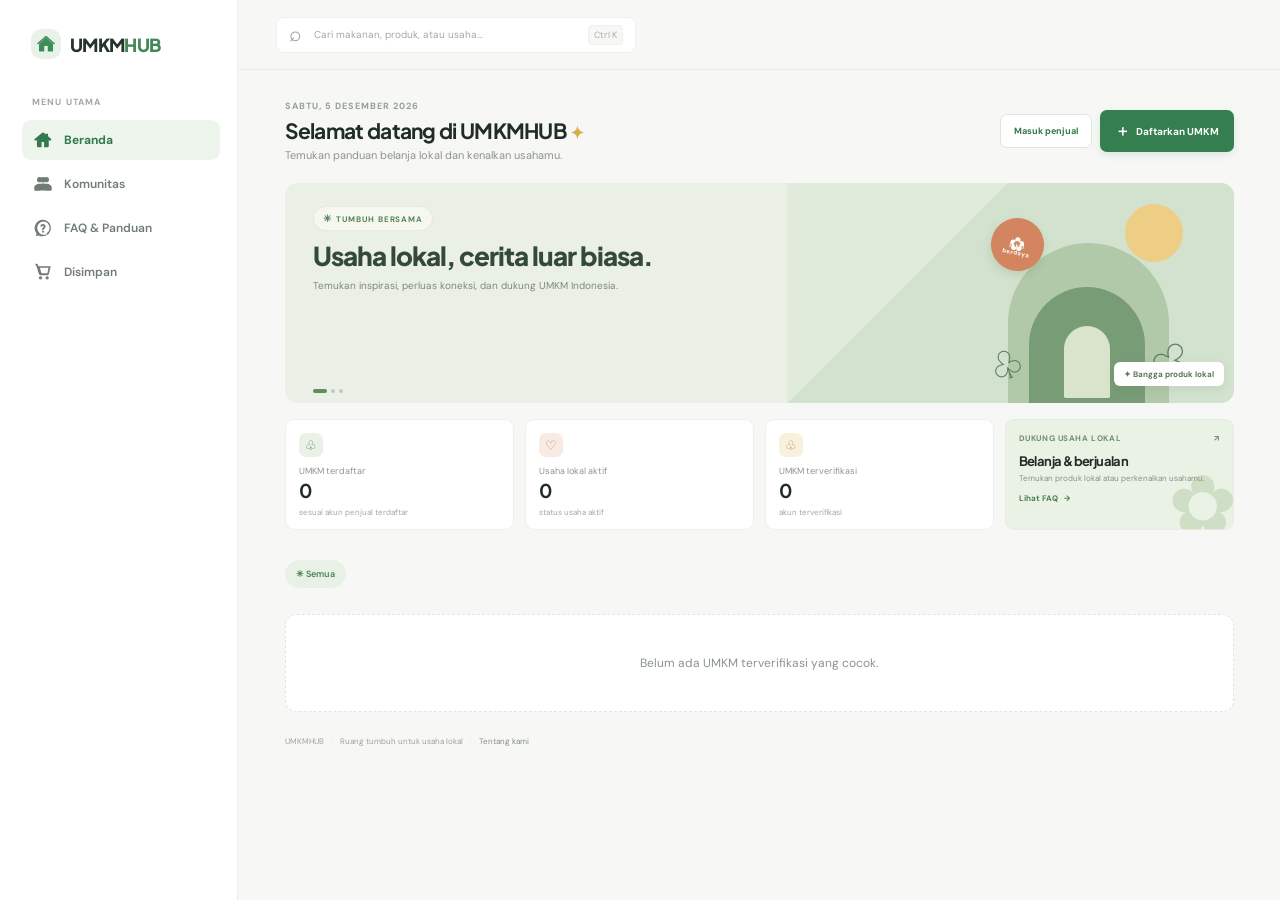
<file: index.html>
<!doctype html>
<html lang="id">
<head>
  <meta charset="utf-8" />
  <meta name="viewport" content="width=device-width, initial-scale=1" />
  <meta name="theme-color" content="#f7f8f5" />
  <meta name="description" content="Temukan, dukung, dan tumbuhkan UMKM Indonesia bersama UMKMHUB." />
  <title>UMKMHUB — Tumbuh Bersama</title>
  <link rel="preconnect" href="https://fonts.googleapis.com">
  <link rel="preconnect" href="https://fonts.gstatic.com" crossorigin>
  <link href="https://fonts.googleapis.com/css2?family=DM+Sans:wght@400;500;600;700;800&family=Plus+Jakarta+Sans:wght@400;500;600;700;800&display=swap" rel="stylesheet">
  <link rel="stylesheet" href="styles.css?v=site-content-20261007" />
  <link rel="stylesheet" href="admin.css" />
  <link rel="stylesheet" href="motion.css" />
  <link rel="stylesheet" href="app-motion.css" />
  
</head>
<body>
  <div class="app-shell">
    <aside class="sidebar">
      <a class="brand" href="#home" aria-label="UMKMHUB beranda"><span class="brand-mark"><svg viewBox="0 0 40 40" fill="none"><path d="M6 19.5 20 7l14 12.5v14a1.5 1.5 0 0 1-1.5 1.5h-9v-11h-7v11h-9A1.5 1.5 0 0 1 6 33.5v-14Z" fill="currentColor"/><path d="M4 19 20 5l16 14" stroke="currentColor" stroke-width="3" stroke-linecap="round" stroke-linejoin="round"/></svg></span><span>UMKM<span class="brand-green">HUB</span></span></a>
      <div class="side-label">MENU UTAMA</div>
      <nav class="main-nav" aria-label="Navigasi utama">
        <a class="nav-link active" href="#home"><span class="nav-icon"><svg viewBox="0 0 24 24" aria-hidden="true"><path fill="currentColor" d="M2.4 10.5 11 3.3a1.5 1.5 0 0 1 2 0l2 1.7V4.4h3v3.2l3.6 2.9a1.4 1.4 0 0 1-1.8 2.1l-.9-.7v7.2a1.5 1.5 0 0 1-1.5 1.5h-4.1v-6.1h-3v6.1H6.2a1.5 1.5 0 0 1-1.5-1.5v-7.2l-.6.5a1.4 1.4 0 1 1-1.7-2.2Z"/></svg></span>Beranda</a>
        <a class="nav-link" href="#community"><span class="nav-icon"><svg viewBox="0 0 24 24" aria-hidden="true"><path fill="currentColor" d="M8 10a3.2 3.2 0 1 1 0-6.4A3.2 3.2 0 0 1 8 10Zm8 0a3.2 3.2 0 1 1 0-6.4 3.2 3.2 0 0 1 0 6.4ZM1.5 19v-2.2c0-3 2.7-5.1 6.5-5.1 1.2 0 2.3.2 3.2.6-1.4 1.1-2.2 2.6-2.2 4.5V20H2.5a1 1 0 0 1-1-1Zm21 0a1 1 0 0 1-1 1h-6.5v-3.2c0-1.9-.8-3.4-2.2-4.5.9-.4 2-.6 3.2-.6 3.8 0 6.5 2.1 6.5 5.1V19ZM12 11.5c3.8 0 6.5 2.1 6.5 5.1v2.2a1 1 0 0 1-1 1h-11a1 1 0 0 1-1-1v-2.2c0-3 2.7-5.1 6.5-5.1Zm0-1.4a3.2 3.2 0 1 1 0-6.4 3.2 3.2 0 0 1 0 6.4Z"/></svg></span>Komunitas</a>
        <a class="nav-link" href="#programs"><span class="nav-icon"><svg viewBox="0 0 24 24" aria-hidden="true"><path fill="currentColor" d="M12 2a10 10 0 0 0-7.8 16.3l-.8 3.4 3.5-.8A10 10 0 1 0 12 2Zm0 2.2a7.8 7.8 0 0 1 4.9 13.9l-.7.6.4 1.5-1.7-.4-.7.3A7.8 7.8 0 1 1 12 4.2Zm-.1 3a3.1 3.1 0 0 0-3.1 3.1h2.2a.9.9 0 1 1 1.8 0c0 .6-.3.9-.9 1.4-.8.6-1.3 1.3-1.3 2.5h2.2c0-.4.1-.6.5-1 .9-.7 1.7-1.5 1.7-2.9a3.1 3.1 0 0 0-3.1-3.1Zm-1.1 8v2.2H13v-2.2h-2.2Z"/></svg></span>FAQ & Panduan</a>
        <a class="nav-link" href="#saved"><span class="nav-icon"><svg viewBox="0 0 24 24" aria-hidden="true"><path fill="currentColor" d="M3 2h2.2l1.5 3h14.5l-2 9.2a2 2 0 0 1-2 1.6H9a2 2 0 0 1-1.9-1.4L3.9 4.2H3V2Zm5.1 5 2.1 6.6h7l1.4-6.6H8.1ZM9 17a2 2 0 1 0 0 4 2 2 0 0 0 0-4Zm8 0a2 2 0 1 0 0 4 2 2 0 0 0 0-4Z"/></svg></span>Disimpan</a>
      </nav>
    </aside>

    <main class="main-content">
      <header class="topbar"><div class="mobile-brand"><span class="brand-mark"><svg viewBox="0 0 40 40" fill="none"><path d="M6 19.5 20 7l14 12.5v14a1.5 1.5 0 0 1-1.5 1.5h-9v-11h-7v11h-9A1.5 1.5 0 0 1 6 33.5v-14Z" fill="currentColor"/><path d="M4 19 20 5l16 14" stroke="currentColor" stroke-width="3" stroke-linecap="round" stroke-linejoin="round"/></svg></span>UMKM<span class="brand-green">HUB</span></div><label class="top-search"><span aria-hidden="true">⌕</span><input id="global-search" type="search" placeholder="Cari makanan, produk, atau usaha..." aria-label="Cari makanan, produk, atau usaha"><kbd>Ctrl K</kbd></label></header>
      <div class="content-wrap">
      <div class="community-view page-view" id="home" data-page-view="home">
        <section class="welcome-row"><div><div class="date-label">SELASA, 24 JUNI 2025</div><h1>Selamat datang di UMKMHUB <span>✦</span></h1><p>Temukan panduan belanja lokal dan kenalkan usahamu.</p></div><div class="buyer-actions"><button type="button" class="seller-login-trigger" id="seller-login-trigger">Masuk penjual</button><button class="primary-button" id="add-business"><span>＋</span> Daftarkan UMKM</button></div></section>
        <section class="hero-banner"><div class="hero-copy"><div class="hero-tag"><span>✳</span> TUMBUH BERSAMA</div><h2>Usaha lokal,<br>cerita <em>luar biasa.</em></h2><p>Temukan inspirasi, perluas koneksi, dan dukung UMKM Indonesia.</p></div><div class="hero-art" aria-hidden="true"><div class="sun"></div><div class="arch arch-back"></div><div class="arch arch-front"><div class="arch-window"></div></div><div class="plant plant-a">♧</div><div class="plant plant-b">♧</div><div class="hero-sticker">✿<small>lokal<br>berdaya</small></div><div class="floating-note">✦  Bangga produk lokal</div></div><div class="hero-dots"><i class="on"></i><i></i><i></i></div></section>

        <section class="stats-grid" aria-label="Ringkasan komunitas"><article class="stat-card"><span class="stat-icon green-icon">♧</span><small>UMKM terdaftar</small><strong>0</strong><span class="stat-foot">sesuai akun penjual terdaftar</span></article><article class="stat-card"><span class="stat-icon peach-icon">♡</span><small>Usaha lokal aktif</small><strong>0</strong><span class="stat-foot">status usaha aktif</span></article><article class="stat-card"><span class="stat-icon yellow-icon">♧</span><small>UMKM terverifikasi</small><strong>0</strong><span class="stat-foot">akun terverifikasi</span></article><article class="stat-card stat-highlight"><div class="highlight-top"><span>DUKUNG USAHA LOKAL</span><span>↗</span></div><strong>Belanja & berjualan</strong><p>Temukan produk lokal atau perkenalkan usahamu.</p><button type="button" class="text-link">Lihat FAQ <span>→</span></button><div class="highlight-flower">✿</div></article></section>

        <section class="section-block buyer-discover" id="discover">
  <div class="category-row" role="group" aria-label="Filter kategori"><button class="category-chip selected" data-category="Semua">✳ Semua</button></div>
  <div class="business-grid" id="business-grid"></div>
  <div class="empty-search" id="empty-search">Belum ada UMKM terverifikasi yang cocok.</div>
</section>
      </div>

        <section class="section-block saved-section page-view" id="saved" data-page-view="saved" aria-labelledby="saved-title">
          <div class="section-heading"><div><div class="eyebrow">DAFTAR PRIBADI</div><h2 id="saved-title">UMKM yang kamu simpan</h2><p class="saved-intro">Kumpulkan toko favorit agar mudah ditemukan kembali.</p></div></div>
          <p class="saved-empty" id="saved-empty">Belum ada toko tersimpan. Kunjungi postingan penjual di Komunitas, lalu tekan Simpan.</p>
          <div class="saved-grid" id="saved-grid"></div>
        </section>

        <section class="section-block faq-section page-view" id="programs" data-page-view="programs" aria-labelledby="faq-title">
          <div class="section-heading"><div><div class="eyebrow">PANDUAN UMKMHUB</div><h2 id="faq-title">Belanja lokal atau mulai berjualan</h2><p class="faq-intro">Jawaban singkat tentang cara menemukan produk UMKM dan mengenalkan usahamu di UMKMHUB.</p></div></div>
          <div class="faq-list">
            <details><summary>Bagaimana cara membeli produk di UMKMHUB?</summary><p>Jelajahi UMKM terverifikasi, pilih usaha atau produk yang kamu suka, lalu tekan <b>Hubungi via WhatsApp</b>. Kamu bisa bertanya stok dan menyepakati harga, pembayaran, serta pengiriman langsung dengan penjual.</p></details>
            <details><summary>Apakah pembeli perlu membuat akun?</summary><p>Tidak. Kamu dapat melihat daftar usaha dan produk tanpa akun, kemudian menghubungi penjual langsung melalui WhatsApp.</p></details>
            <details><summary>Bagaimana cara mendaftarkan usaha agar bisa tampil?</summary><p>Tekan <b>Daftarkan UMKM</b>, lengkapi data pemilik dan usaha, lalu buat kata sandi untuk akun penjual. Admin akan meninjau pendaftaran sebelum usaha ditampilkan.</p></details>
            <details><summary>Kapan usaha saya tampil di daftar UMKM?</summary><p>Usaha tampil kepada masyarakat setelah pendaftaran diverifikasi oleh admin. Setelah disetujui, masuk dengan nomor WhatsApp dan kata sandi untuk mengelola profil serta produk di dashboard penjual.</p></details>
            <details><summary>Bagaimana transaksi dan pengiriman dilakukan?</summary><p>UMKMHUB membantu mempertemukan pembeli dan penjual. Detail pesanan, pembayaran, dan pengiriman disepakati langsung antara pembeli dan penjual melalui WhatsApp.</p></details>
            <details><summary>Apakah penjual bisa memperkenalkan produk dan kabar usaha?</summary><p>Bisa. Penjual yang sudah masuk dapat mengelola profil usaha, menambahkan produk, dan membagikan cerita atau informasi terbaru untuk komunitas.</p></details>
          </div>
          <div class="faq-actions"><button type="button" class="primary-button" id="faq-seller-register">Daftarkan usahamu <span>→</span></button></div>
        </section>

        <section class="section-block community-section page-view" id="community" data-page-view="community"><div class="section-heading"><div><div class="eyebrow">DARI KOMUNITAS</div><h2>Cerita & inspirasi <span class="tiny-spark">✦</span></h2></div><button class="compose-button" id="compose-post">＋ Buat postingan</button></div><p class="community-empty" id="community-empty">Belum ada postingan dari penjual aktif.</p></section>
        <section class="section-block about-section page-view" id="tentang" data-page-view="tentang" aria-labelledby="about-title"><div class="eyebrow">TENTANG PROYEK</div><h1 id="about-title">Tentang UMKMHUB</h1><p class="about-intro">Proyek ini dibuat sebagai bagian dari tugas Rekayasa Perangkat Lunak.</p><article class="about-creator-card"><span class="about-creator-avatar" aria-hidden="true">FP</span><div class="about-creator-details"><span class="eyebrow">IDENTITAS PEMBUAT</span><h2>Fanesa dwi putri</h2><dl><div><dt>NIM</dt><dd>43250542</dd></div><div><dt>Tugas</dt><dd>Rekayasa perangkat lunak (RPL)</dd></div></dl></div></article></section>
        <footer class="page-footer">UMKMHUB <span>·</span> Ruang tumbuh untuk usaha lokal <span>·</span> <a href="#tentang">Tentang kami</a></footer>
      </div>
    </main>
  </div>
  <nav class="mobile-nav" aria-label="Navigasi mobile"><a class="active" href="#home"><span><svg viewBox="0 0 24 24" aria-hidden="true"><path fill="currentColor" d="M2.4 10.5 11 3.3a1.5 1.5 0 0 1 2 0l2 1.7V4.4h3v3.2l3.6 2.9a1.4 1.4 0 0 1-1.8 2.1l-.9-.7v7.2a1.5 1.5 0 0 1-1.5 1.5h-4.1v-6.1h-3v6.1H6.2a1.5 1.5 0 0 1-1.5-1.5v-7.2l-.6.5a1.4 1.4 0 1 1-1.7-2.2Z"/></svg></span>Beranda</a><a href="#community"><span><svg viewBox="0 0 24 24" aria-hidden="true"><path fill="currentColor" d="M8 10a3.2 3.2 0 1 1 0-6.4A3.2 3.2 0 0 1 8 10Zm8 0a3.2 3.2 0 1 1 0-6.4 3.2 3.2 0 0 1 0 6.4ZM1.5 19v-2.2c0-3 2.7-5.1 6.5-5.1 1.2 0 2.3.2 3.2.6-1.4 1.1-2.2 2.6-2.2 4.5V20H2.5a1 1 0 0 1-1-1Zm21 0a1 1 0 0 1-1 1h-6.5v-3.2c0-1.9-.8-3.4-2.2-4.5.9-.4 2-.6 3.2-.6 3.8 0 6.5 2.1 6.5 5.1V19ZM12 11.5c3.8 0 6.5 2.1 6.5 5.1v2.2a1 1 0 0 1-1 1h-11a1 1 0 0 1-1-1v-2.2c0-3 2.7-5.1 6.5-5.1Zm0-1.4a3.2 3.2 0 1 1 0-6.4 3.2 3.2 0 0 1 0 6.4Z"/></svg></span>Komunitas</a><button id="mobile-add" aria-label="Daftarkan UMKM">＋</button><a href="#programs"><span><svg viewBox="0 0 24 24" aria-hidden="true"><path fill="currentColor" d="M12 2a10 10 0 0 0-7.8 16.3l-.8 3.4 3.5-.8A10 10 0 1 0 12 2Zm0 2.2a7.8 7.8 0 0 1 4.9 13.9l-.7.6.4 1.5-1.7-.4-.7.3A7.8 7.8 0 1 1 12 4.2Zm-.1 3a3.1 3.1 0 0 0-3.1 3.1h2.2a.9.9 0 1 1 1.8 0c0 .6-.3.9-.9 1.4-.8.6-1.3 1.3-1.3 2.5h2.2c0-.4.1-.6.5-1 .9-.7 1.7-1.5 1.7-2.9a3.1 3.1 0 0 0-3.1-3.1Zm-1.1 8v2.2H13v-2.2h-2.2Z"/></svg></span>FAQ</a><a href="#saved"><span><svg viewBox="0 0 24 24" aria-hidden="true"><path fill="currentColor" d="M3 2h2.2l1.5 3h14.5l-2 9.2a2 2 0 0 1-2 1.6H9a2 2 0 0 1-1.9-1.4L3.9 4.2H3V2Zm5.1 5 2.1 6.6h7l1.4-6.6H8.1ZM9 17a2 2 0 1 0 0 4 2 2 0 0 0 0-4Zm8 0a2 2 0 1 0 0 4 2 2 0 0 0 0-4Z"/></svg></span>Disimpan</a></nav>
  <div class="toast" id="toast" role="status"></div>
  <dialog class="registration-modal" id="registration-modal"><form id="registration-form"><div class="modal-top"><div><div class="eyebrow">PENDATAAN UMKM</div><h2>Daftarkan usahamu</h2><p>Lengkapi data agar usaha lebih mudah ditemukan.</p></div><button type="button" class="modal-close" aria-label="Tutup">×</button></div><div class="form-section-title">Data pemilik</div><div class="form-grid"><label>Nama pemilik<input name="owner" required placeholder="Nama lengkap"></label><label>Nomor WhatsApp<input name="phone" required inputmode="tel" placeholder="08xxxxxxxxxx"></label><label>Email<input name="email" type="email" required placeholder="nama@email.com"></label><label>Alamat pemilik<input name="ownerAddress" required placeholder="Kecamatan, kota"></label></div><div class="form-section-title">Data usaha</div><div class="form-grid"><label>Nama usaha<input name="business" required placeholder="Nama yang dikenal pelanggan"></label><label>Kategori<select name="category" required><option value="">Pilih kategori</option><option>Kuliner</option><option>Fashion</option><option>Kerajinan</option><option>Kecantikan</option><option>Jasa</option><option>Minuman</option><option>Lainnya</option></select></label><label>Tahun berdiri<input name="year" type="number" min="1900" max="2026" placeholder="Contoh: 2021"></label><label>Alamat usaha<input name="address" required placeholder="Jalan, kecamatan, kota"></label><label>Jumlah karyawan<input name="employees" type="number" min="0" placeholder="Jumlah orang"></label><label>Omzet per bulan<input name="revenue" placeholder="Rp"></label><label>Jumlah produk<input name="products" type="number" min="0" placeholder="Jumlah produk"></label><label>Status usaha<select name="businessStatus"><option>Aktif</option><option>Tidak Aktif</option></select></label><label class="full-field">Media sosial<input name="social" placeholder="Instagram, TikTok, atau tautan lainnya"></label><label class="full-field">Deskripsi usaha<textarea name="description" rows="3" placeholder="Ceritakan usaha dan produk unggulanmu"></textarea></label><label class="full-field">Foto usaha / produk<input name="photo" type="file" accept="image/*"></label></div><div class="seller-account-step" id="seller-account-step" hidden><div class="form-section-title">Buat akun penjual</div><p class="account-step-copy">Nomor WhatsApp ini menjadi nomor login. Akun dapat digunakan setelah disetujui admin.</p><label>Nomor WhatsApp untuk login<input id="seller-account-phone" type="tel" readonly></label><label>Kata sandi<input id="seller-password" type="password" minlength="8" autocomplete="new-password" placeholder="Minimal 8 karakter"></label><label>Ulangi kata sandi<input id="seller-password-confirm" type="password" minlength="8" autocomplete="new-password" placeholder="Masukkan ulang kata sandi"></label></div><div class="form-note" id="registration-note">Pendaftaran akan berstatus <b>Menunggu Verifikasi</b> sampai ditinjau pengelola.</div><div class="modal-actions"><button type="button" class="cancel-button" id="registration-back" hidden>Kembali</button><button type="button" class="cancel-button" id="registration-cancel">Batal</button><button type="submit" class="primary-button" id="registration-next">Selanjutnya <span>→</span></button></div></form></dialog>
  <dialog class="seller-login-modal" id="seller-login-modal"><form id="seller-login-form"><div class="modal-top"><div><div class="eyebrow">AKUN PENJUAL</div><h2>Masuk ke UMKMHUB</h2><p>Gunakan nomor WhatsApp yang didaftarkan.</p></div><button type="button" class="modal-close seller-login-close" aria-label="Tutup">×</button></div><label>Nomor WhatsApp<input name="phone" type="tel" autocomplete="username" required placeholder="08xxxxxxxxxx"></label><label>Kata sandi<input name="password" type="password" autocomplete="current-password" required></label><p class="seller-login-message" id="seller-login-message" role="status"></p><button type="submit" class="primary-button">Masuk <span>→</span></button><p class="login-register-hint">Belum punya akun penjual? <button type="button" id="seller-register-trigger">Daftarkan usaha</button></p></form></dialog>
  <dialog class="post-modal" id="post-modal"><form id="post-form"><div class="modal-top"><div><div class="eyebrow">KOMUNITAS UMKMHUB</div><h2>Bagikan cerita usahamu</h2><p>Ceritakan kabar, produk baru, atau pencapaianmu.</p></div><button type="button" class="post-close modal-close" aria-label="Tutup">×</button></div><label class="post-label">Postingan<textarea name="postText" rows="5" required placeholder="Apa cerita usahamu hari ini?"></textarea></label><div class="form-grid post-fields"><label>Produk (opsional)<input name="postProduct" placeholder="Nama produk"></label><label>Harga (opsional)<input name="postPrice" placeholder="Contoh: Rp 25.000"></label></div><div class="modal-actions"><button type="button" class="post-cancel cancel-button">Batal</button><button type="submit" class="primary-button">Publikasikan <span>↗</span></button></div></form></dialog>
  <dialog class="profile-modal" id="profile-modal"><div class="profile-modal-cover"><span class="profile-modal-emoji"></span><button type="button" class="profile-close modal-close" aria-label="Tutup">×</button></div><div class="profile-modal-body"><div class="profile-modal-title"><div><div class="eyebrow">PROFIL UMKM · <span class="profile-category"></span></div><h2 class="profile-name"></h2><p class="profile-location"></p></div><button class="follow-button profile-follow">+ Ikuti</button></div><p class="profile-about">Usaha lokal yang tumbuh bersama komunitas UMKMHUB.</p><h3>Produk unggulan</h3><div class="profile-products"></div><button class="primary-button contact-owner">Hubungi via WhatsApp ↗</button></div></dialog>
  <script src="store.js?v=20261007-site-content-1"></script>
  <script src="home.js?v=20261007-site-content-1"></script>
</body>
</html>
</file>
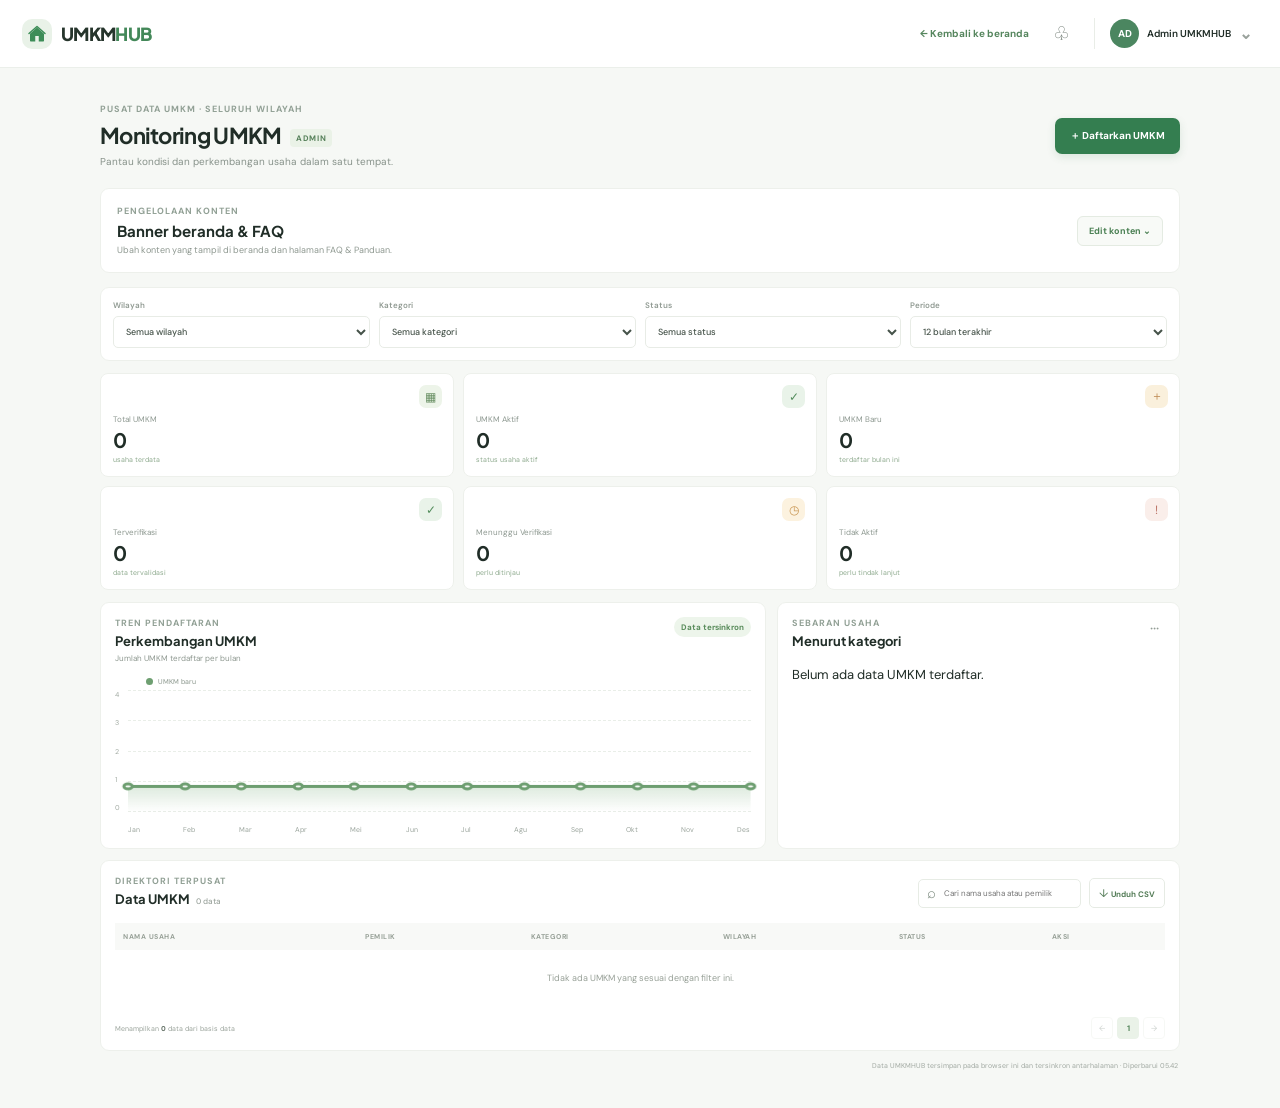
<file: admin.html>
<!doctype html>
<html lang="id">
<head>
  <meta charset="utf-8"><meta name="viewport" content="width=device-width, initial-scale=1"><meta name="theme-color" content="#f7f8f5">
  <title>Dashboard Admin — UMKMHUB</title>
  <link rel="preconnect" href="https://fonts.googleapis.com"><link rel="preconnect" href="https://fonts.gstatic.com" crossorigin>
  <link href="https://fonts.googleapis.com/css2?family=DM+Sans:wght@400;500;600;700;800&family=Plus+Jakarta+Sans:wght@400;500;600;700;800&display=swap" rel="stylesheet">
  <link rel="stylesheet" href="styles.css?v=site-content-20261007"><link rel="stylesheet" href="admin.css?v=site-content-20261007"><link rel="stylesheet" href="motion.css"><link rel="stylesheet" href="app-motion.css">
</head>
<body class="admin-page">
  <main class="admin-standalone">
    <header class="admin-topbar"><a class="brand" href="index.html"><span class="brand-mark"><svg viewBox="0 0 40 40" fill="none"><path d="M6 19.5 20 7l14 12.5v14a1.5 1.5 0 0 1-1.5 1.5h-9v-11h-7v11h-9A1.5 1.5 0 0 1 6 33.5v-14Z" fill="currentColor"/><path d="M4 19 20 5l16 14" stroke="currentColor" stroke-width="3" stroke-linecap="round" stroke-linejoin="round"/></svg></span><span>UMKM<span class="brand-green">HUB</span></span></a><div class="admin-top-actions"><a class="back-home" href="index.html">← <span>Kembali ke beranda</span></a><button class="icon-button admin-notify" aria-label="Notifikasi">♧<i></i></button><button class="top-user admin-account"><span class="avatar user-avatar">AD</span><span>Admin UMKMHUB</span><span class="chevron">⌄</span></button></div></header>
    <div class="admin-content">
      <div class="admin-heading"><div><div class="date-label">PUSAT DATA UMKM · <span id="region-caption">SELURUH WILAYAH</span></div><h1>Monitoring UMKM <span class="admin-badge">ADMIN</span></h1><p>Pantau kondisi dan perkembangan usaha dalam satu tempat.</p></div><button class="primary-button" id="admin-add">＋ Daftarkan UMKM</button></div>
      <section class="admin-panel site-content-panel" aria-labelledby="site-content-title"><div class="panel-heading site-content-heading"><div><div class="eyebrow">PENGELOLAAN KONTEN</div><h2 id="site-content-title">Banner beranda & FAQ</h2><p>Ubah konten yang tampil di beranda dan halaman FAQ & Panduan.</p></div><button type="button" class="site-content-toggle" id="toggle-site-editor" aria-expanded="false">Edit konten <span>⌄</span></button></div><form id="site-content-form" hidden>
        <div class="site-editor-section"><h3>Banner beranda</h3><div class="site-editor-grid"><label>Teks label<input name="heroEyebrow" maxlength="70" required></label><label>Teks badge<input name="heroBadge" maxlength="70" required></label><label class="site-editor-wide">Judul banner<textarea name="heroTitle" rows="2" maxlength="140" required></textarea></label><label class="site-editor-wide">Deskripsi banner<textarea name="heroDescription" rows="2" maxlength="220" required></textarea></label><label class="site-editor-wide">Gambar banner (opsional)<input id="hero-image-file" type="file" accept="image/*"><small>Unggah gambar untuk menggantikan ilustrasi di sisi kanan banner.</small><img id="hero-image-preview" class="hero-image-preview" alt="Pratinjau gambar banner" hidden><button type="button" id="remove-hero-image" class="remove-hero-image" hidden>Hapus gambar banner</button></label></div></div>
        <div class="site-editor-section"><h3>Halaman FAQ & Panduan</h3><div class="site-editor-grid"><label>Teks label<input name="programEyebrow" maxlength="70" required></label><label>Teks tombol<input name="programButton" maxlength="70" required></label><label class="site-editor-wide">Judul halaman<textarea name="programTitle" rows="2" maxlength="140" required></textarea></label><label class="site-editor-wide">Deskripsi halaman<textarea name="programDescription" rows="2" maxlength="240" required></textarea></label></div><div class="faq-editor-heading"><b>Daftar pertanyaan dan jawaban</b><button type="button" id="add-faq-item">＋ Tambah pertanyaan</button></div><div id="faq-editor-list" class="faq-editor-list"></div></div>
        <div class="site-editor-actions"><span id="site-content-status" role="status">Konten tersimpan pada browser ini.</span><button class="primary-button" type="submit">Simpan konten <span>✓</span></button></div>
      </form></section>
      <div class="admin-filters"><label>Wilayah<select id="filter-region"><option value="Semua">Semua wilayah</option><option>Cirebon</option><option>Bandung</option><option>Yogyakarta</option><option>Surabaya</option></select></label><label>Kategori<select id="filter-category"><option value="Semua">Semua kategori</option><option>Kuliner</option><option>Fashion</option><option>Kerajinan</option><option>Jasa</option><option>Minuman</option><option>Kecantikan</option></select></label><label>Status<select id="filter-status"><option value="Semua">Semua status</option><option>Terverifikasi</option><option>Menunggu Verifikasi</option><option>Tidak Aktif</option></select></label><label>Periode<select id="filter-period"><option value="12">12 bulan terakhir</option><option value="30">30 hari terakhir</option><option value="year">Tahun ini</option></select></label></div>
      <div class="admin-kpis"><article class="admin-kpi"><span class="kpi-symbol">▦</span><small>Total UMKM</small><strong id="total-count">—</strong><span class="kpi-note">usaha terdata</span></article><article class="admin-kpi"><span class="kpi-symbol verified-symbol">✓</span><small>UMKM Aktif</small><strong id="active-count">—</strong><span class="kpi-note">status usaha aktif</span></article><article class="admin-kpi"><span class="kpi-symbol new-symbol">＋</span><small>UMKM Baru</small><strong id="new-count">—</strong><span class="kpi-note">terdaftar bulan ini</span></article><article class="admin-kpi"><span class="kpi-symbol verified-symbol">✓</span><small>Terverifikasi</small><strong id="verified-count">—</strong><span class="kpi-note">data tervalidasi</span></article><article class="admin-kpi"><span class="kpi-symbol pending-symbol">◷</span><small>Menunggu Verifikasi</small><strong id="pending-count">—</strong><span class="kpi-note">perlu ditinjau</span></article><article class="admin-kpi"><span class="kpi-symbol inactive-symbol">!</span><small>Tidak Aktif</small><strong id="inactive-count">—</strong><span class="kpi-note">perlu tindak lanjut</span></article></div>
      <div class="monitor-grid"><article class="admin-panel growth-panel"><div class="panel-heading"><div><div class="eyebrow">TREN PENDAFTARAN</div><h2>Perkembangan UMKM</h2><p id="chart-subtitle">Jumlah UMKM terdaftar per bulan</p></div><span class="growth-pill">Data tersinkron</span></div><div class="chart-legend"><i></i> UMKM baru</div><div class="chart-area"><div class="chart-y"><span>0</span><span>0</span><span>0</span><span>0</span><span>0</span></div><div class="chart-content"><div class="chart-grid"><i></i><i></i><i></i><i></i><i></i></div><svg class="growth-chart" viewBox="0 0 600 190" preserveAspectRatio="none" role="img" aria-label="Grafik pendaftaran UMKM berdasarkan data akun"><defs><linearGradient id="chartFill" x1="0" x2="0" y1="0" y2="1"><stop offset="0" stop-color="#73a875" stop-opacity=".24"/><stop offset="1" stop-color="#73a875" stop-opacity="0"/></linearGradient></defs><path class="chart-fill" d="M0 150 L600 150 L600 190 L0 190 Z"/><path class="chart-line" d="M0 150 L600 150"/></svg><div class="chart-x"><span>—</span></div></div></div><div class="chart-tooltip" id="chart-tooltip">Data pendaftaran akan tampil di sini</div></article>
        <article class="admin-panel category-panel"><div class="panel-heading"><div><div class="eyebrow">SEBARAN USAHA</div><h2>Menurut kategori</h2></div><button class="panel-more" id="category-info" aria-label="Info kategori">···</button></div><div id="category-breakdown"></div></article></div>
      <article class="admin-panel data-panel"><div class="data-heading"><div><div class="eyebrow">DIREKTORI TERPUSAT</div><h2>Data UMKM <span id="visible-records">0 data</span></h2></div><div class="data-tools"><label class="admin-search">⌕<input type="search" id="admin-search" placeholder="Cari nama usaha atau pemilik"></label><button class="export-button" id="export-data">↓ <span>Unduh CSV</span></button></div></div><div class="table-scroll"><table><thead><tr><th>NAMA USAHA</th><th>PEMILIK</th><th>KATEGORI</th><th>WILAYAH</th><th>STATUS</th><th>AKSI</th></tr></thead><tbody id="umkm-table"></tbody></table><div class="table-empty" id="table-empty" hidden>Tidak ada UMKM yang sesuai dengan filter ini.</div></div><div class="table-bottom"><span>Menampilkan <b id="table-count">0</b> data dari basis data</span><div class="pagination" id="pagination"><button data-page="prev" aria-label="Halaman sebelumnya">←</button><button class="page-selected" data-page="1">1</button><button data-page="2">2</button><button data-page="3">3</button><span>…</span><button data-page="next" aria-label="Halaman berikutnya">→</button></div></div></article>
      <div class="admin-footnote">Data UMKMHUB tersimpan pada browser ini dan tersinkron antarhalaman · <span id="updated-at">Baru saja</span></div>
    </div>
  </main>
  <div class="toast" id="toast" role="status"></div>
  <dialog class="registration-modal" id="registration-modal"><form id="registration-form"><div class="modal-top"><div><div class="eyebrow">PENDATAAN UMKM</div><h2>Daftarkan usahamu</h2><p>Lengkapi data agar usaha mudah dipantau dan ditemukan.</p></div><button type="button" class="modal-close" aria-label="Tutup">×</button></div><div class="form-section-title">Data pemilik</div><div class="form-grid"><label>Nama pemilik<input name="owner" required placeholder="Nama lengkap"></label><label>Nomor WhatsApp<input name="phone" required placeholder="08xxxxxxxxxx"></label><label>Email<input name="email" type="email" required placeholder="nama@email.com"></label><label>Alamat pemilik<input name="ownerAddress" required placeholder="Kecamatan, kota"></label></div><div class="form-section-title">Data usaha</div><div class="form-grid"><label>Nama usaha<input name="business" required placeholder="Nama usaha"></label><label>Kategori<select name="category" required><option value="">Pilih kategori</option><option>Kuliner</option><option>Fashion</option><option>Kerajinan</option><option>Kecantikan</option><option>Jasa</option><option>Minuman</option><option>Lainnya</option></select></label><label>Tahun berdiri<input name="year" type="number" min="1900" max="2026"></label><label>Alamat usaha<input name="address" required placeholder="Jalan, kecamatan, kota"></label><label>Jumlah karyawan<input name="employees" type="number" min="0"></label><label>Omzet per bulan<input name="revenue" placeholder="Rp"></label><label>Jumlah produk<input name="products" type="number" min="0"></label><label>Status usaha<select name="businessStatus"><option>Aktif</option><option>Tidak Aktif</option></select></label><label class="full-field">Media sosial<input name="social" placeholder="Instagram, TikTok, atau tautan"></label><label class="full-field">Deskripsi usaha<textarea name="description" rows="3" placeholder="Ceritakan usaha dan produk unggulan"></textarea></label><label class="full-field">Foto usaha<input name="photo" type="file" accept="image/*"></label></div><div class="form-note">Pendaftaran baru berstatus <b>Menunggu Verifikasi</b>.</div><div class="modal-actions"><button type="button" class="cancel-button">Batal</button><button type="submit" class="primary-button">Simpan pendaftaran <span>→</span></button></div></form></dialog>
  <dialog class="delete-dialog" id="delete-dialog" aria-labelledby="delete-title"><div class="delete-dialog-icon">!</div><div class="eyebrow">TINDAKAN ADMIN</div><h2 id="delete-title">Hapus akun UMKM?</h2><p>Akun <b id="delete-business-name"></b> akan dihapus dari daftar UMKM dan beranda.</p><label>Alasan penghapusan<select id="delete-reason" required><option value="">Pilih alasan</option><option value="policy">Melanggar aturan komunitas</option><option value="inactive">Usaha sudah tidak aktif</option><option value="duplicate">Data duplikat</option><option value="other">Alasan lainnya</option></select></label><div class="delete-warning">Statistik dan daftar UMKM akan diperbarui setelah penghapusan.</div><div class="delete-actions"><button type="button" class="cancel-button" id="cancel-delete">Batal</button><button type="button" class="delete-confirm" id="confirm-delete">Hapus akun</button></div></dialog>
  <script src="store.js?v=20261007-site-content-1"></script><script src="admin.js?v=20261007-site-content-1"></script>
</body>
</html>
</file>
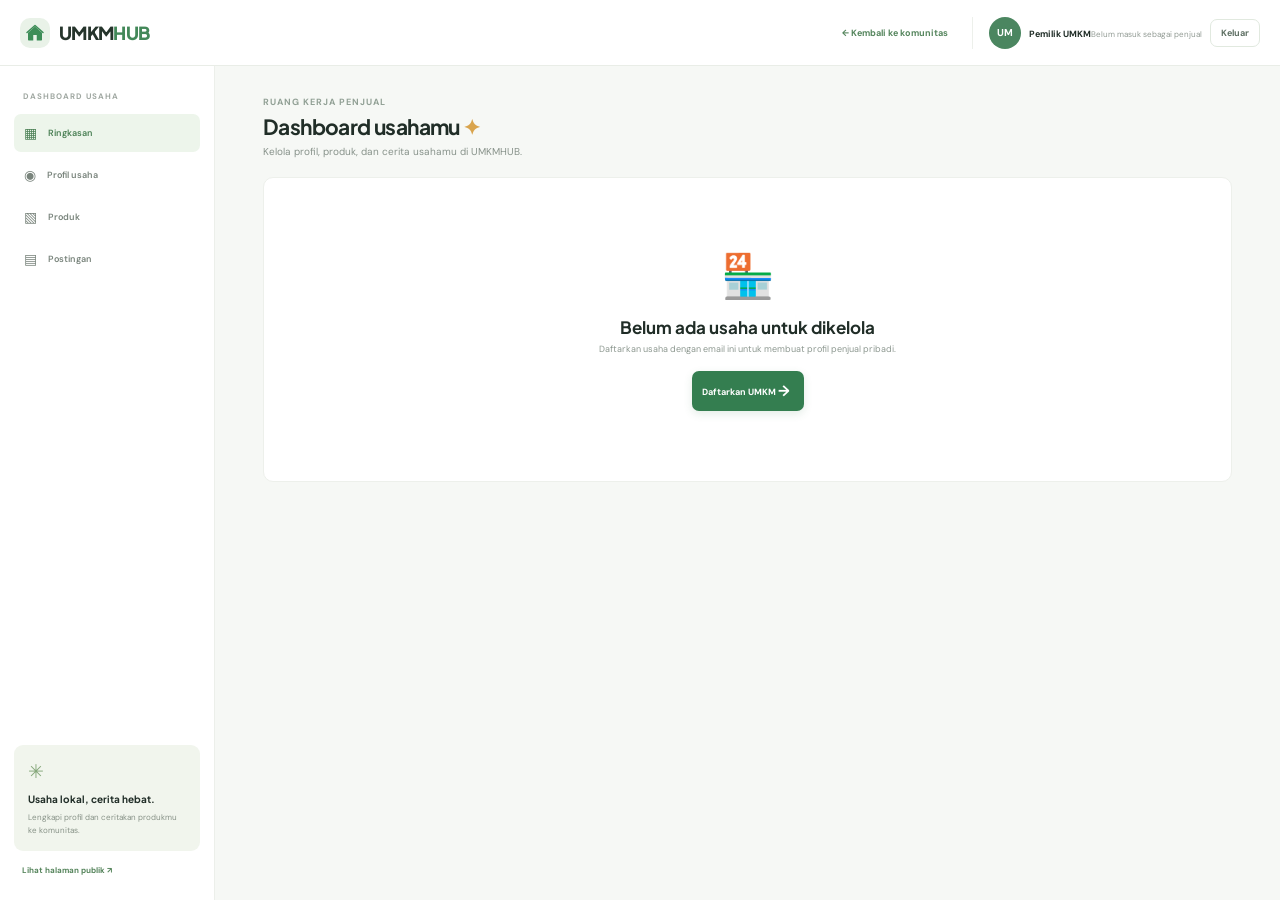
<file: seller.html>
<!doctype html>
<html lang="id">
<head>
  <meta charset="utf-8"><meta name="viewport" content="width=device-width,initial-scale=1"><meta name="theme-color" content="#f7f8f5">
  <title>Dashboard Penjual — UMKMHUB</title>
  <link rel="preconnect" href="https://fonts.googleapis.com"><link rel="preconnect" href="https://fonts.gstatic.com" crossorigin>
  <link href="https://fonts.googleapis.com/css2?family=DM+Sans:wght@400;500;600;700;800&family=Plus+Jakarta+Sans:wght@400;500;600;700;800&display=swap" rel="stylesheet">
  <link rel="stylesheet" href="styles.css"><link rel="stylesheet" href="admin.css"><link rel="stylesheet" href="motion.css"><link rel="stylesheet" href="app-motion.css"><link rel="stylesheet" href="seller.css">
</head>
<body class="seller-page">
  <header class="seller-topbar"><a class="brand" href="index.html"><span class="brand-mark"><svg viewBox="0 0 40 40" fill="none"><path d="M6 19.5 20 7l14 12.5v14a1.5 1.5 0 0 1-1.5 1.5h-9v-11h-7v11h-9A1.5 1.5 0 0 1 6 33.5v-14Z" fill="currentColor"/><path d="M4 19 20 5l16 14" stroke="currentColor" stroke-width="3" stroke-linecap="round" stroke-linejoin="round"/></svg></span><span>UMKM<span class="brand-green">HUB</span></span></a><a class="seller-back" href="index.html">← Kembali ke komunitas</a><div class="seller-account"><span class="avatar user-avatar" id="seller-avatar">UM</span><span><b id="seller-account-name">Pemilik UMKM</b><small id="seller-account-email"></small></span><button type="button" id="seller-logout" class="seller-logout">Keluar</button></div></header>
  <main class="seller-layout">
    <aside class="seller-sidebar"><div class="seller-label">DASHBOARD USAHA</div><a class="seller-nav active" href="#overview">▦ <span>Ringkasan</span></a><a class="seller-nav" href="#profile-section">◉ <span>Profil usaha</span></a><a class="seller-nav" href="#products-section">▧ <span>Produk</span></a><a class="seller-nav" href="#seller-posts">▤ <span>Postingan</span></a><div class="seller-sidebar-note"><span>✳</span><b>Usaha lokal, cerita hebat.</b><p>Lengkapi profil dan ceritakan produkmu ke komunitas.</p></div><a class="seller-public-link" href="index.html#discover">Lihat halaman publik ↗</a></aside>
    <section class="seller-main" id="overview">
      <div class="seller-welcome"><div><div class="eyebrow">RUANG KERJA PENJUAL</div><h1>Dashboard usahamu <span>✦</span></h1><p>Kelola profil, produk, dan cerita usahamu di UMKMHUB.</p></div><label class="business-switcher" id="business-switch-wrap" hidden><small>PILIH USAHA</small><select id="business-switch"></select></label></div>
      <div id="seller-empty" class="seller-empty" hidden><div>🏪</div><h2>Belum ada usaha untuk dikelola</h2><p>Daftarkan usaha dengan email ini untuk membuat profil penjual pribadi.</p><a class="primary-button" href="index.html#home">Daftarkan UMKM <span>→</span></a></div>
      <div id="seller-workspace" hidden>
        <div class="seller-status-banner"><span class="status-icon">◷</span><span><b>Status verifikasi: <em id="seller-status">Menunggu Verifikasi</em></b><small>Profil usahamu akan tampil kepada pembeli setelah diverifikasi admin.</small></span><a href="admin.html">Info status ↗</a></div>
        <section class="seller-metrics"><article><span>👁</span><small>Kunjungan profil</small><b>—</b><em>Statistik segera tersedia</em></article><article><span>♡</span><small>Pengikut</small><b id="seller-followers">0</b><em>orang mengikuti usahamu</em></article><article><span>▧</span><small>Produk aktif</small><b id="seller-product-count">0</b><em>ditampilkan ke pembeli</em></article></section>
        <section class="seller-panel" id="profile-section"><div class="seller-panel-heading"><div><div class="eyebrow">PROFIL PUBLIK</div><h2>Informasi usaha</h2><p>Perubahan profil langsung tampil pada halaman UMKM-mu.</p></div><span class="live-badge">● SINKRON</span></div><form id="seller-profile-form"><div class="seller-form-grid"><label>Nama usaha<input name="name" required></label><label>Kategori<select name="category" required><option>Kuliner</option><option>Fashion</option><option>Kerajinan</option><option>Kecantikan</option><option>Jasa</option><option>Minuman</option><option>Lainnya</option></select></label><label>Nomor WhatsApp<input name="whatsapp" type="tel" required placeholder="08xxxxxxxxxx"></label><label>Alamat usaha<input name="address" required></label><label>Tahun berdiri<input name="year" type="number" min="1900" max="2026"></label><label>Jumlah karyawan<input name="employees" type="number" min="0"></label><label>Omzet per bulan<input name="revenue" inputmode="numeric" placeholder="Rp"></label><label>Media sosial<input name="social" placeholder="Instagram atau TikTok"></label><label class="wide-field">Deskripsi usaha<textarea name="description" rows="3"></textarea></label><label class="wide-field">Foto sampul / produk<input name="photo" type="file" accept="image/*"><small class="file-help">Foto dipilih di perangkat ini; penyimpanan dan tampilan permanen memerlukan server.</small></label></div><div class="seller-form-actions"><span>Terakhir disimpan otomatis ke data UMKMHUB</span><button class="primary-button" type="submit">Simpan profil <span>✓</span></button></div></form></section>
        <section class="seller-panel" id="products-section"><div class="seller-panel-heading"><div><div class="eyebrow">KATALOG</div><h2>Produk usahamu</h2><p>Tambahkan produk supaya pembeli tahu apa yang kamu jual.</p></div><span class="product-total" id="product-total">0 produk</span></div><div class="seller-products" id="seller-products"></div><form class="add-product-form" id="add-product-form"><label>Nama produk<input name="productName" required placeholder="Contoh: Chicken Katsu Homemade"></label><label>Harga<input name="productPrice" type="number" min="0" required placeholder="15000"></label><label>Emoji<input name="productIcon" maxlength="4" placeholder="🍗"></label><label class="product-photo-field">Foto produk<input name="productPhoto" type="file" accept="image/*"><small class="file-help">JPG, PNG, atau WebP. Foto akan disimpan di browser ini.</small><span class="product-photo-preview" id="product-photo-preview" hidden></span></label><button class="primary-button" type="submit">＋ Tambah produk</button></form></section>
        <section class="seller-panel" id="seller-posts"><div class="seller-panel-heading"><div><div class="eyebrow">CERITA USAHA</div><h2>Postinganmu</h2><p>Bagikan kabar terbaru kepada komunitas.</p></div></div><form id="seller-post-form" class="seller-post-form"><textarea name="postText" required rows="3" placeholder="Ceritakan kegiatan atau produk terbaru usahamu..."></textarea><div class="seller-post-bottom"><input name="postProduct" placeholder="Produk (opsional)"><input name="postPrice" placeholder="Harga (opsional)"><button class="primary-button" type="submit">Publikasikan <span>↗</span></button></div></form><div class="seller-post-list" id="seller-post-list"></div></section>
        <section class="seller-panel seller-public-preview"><div><div class="eyebrow">HALAMAN PEMBELI</div><h2>Lihat halaman publik usahamu</h2><p>Profil dan katalog ditampilkan untuk pembeli. Mereka dapat mengikuti, menyukai, berkomentar, dan menghubungimu lewat WhatsApp.</p></div><a class="primary-button" id="open-public-profile" href="index.html#discover">Lihat profil <span>↗</span></a></section>
      </div>
    </section>
  </main>
  <div class="toast" id="toast" role="status"></div>
  <script src="store.js"></script><script src="seller.js"></script>
</body>
</html>
</file>
<file: styles.css>
:root{--ink:#202d27;--muted:#87908a;--green:#26784d;--green-dark:#1d633f;--green-soft:#e9f2e8;--line:#edf0eb;--paper:#fff;--bg:#f7f8f5;--font:'DM Sans',sans-serif;--display:'Plus Jakarta Sans',sans-serif}*{box-sizing:border-box}html{scroll-behavior:smooth}body{margin:0;background:var(--bg);color:var(--ink);font-family:var(--font);font-size:13px;-webkit-font-smoothing:antialiased}button,input{font:inherit}button,a{-webkit-tap-highlight-color:transparent}button{color:inherit}.app-shell{max-width:1600px;margin:auto;min-height:100vh;display:grid;grid-template-columns:238px minmax(510px,1fr) 300px;background:var(--bg)}.sidebar{position:sticky;top:0;height:100vh;padding:29px 17px 18px 22px;background:#fff;border-right:1px solid #ecefea;display:flex;flex-direction:column;z-index:5}.brand{display:flex;align-items:center;gap:9px;text-decoration:none;color:#26352c;font:800 18px var(--display);letter-spacing:-.7px;padding:0 9px 37px}.brand-mark{display:grid;place-items:center;width:30px;height:30px;border-radius:10px;background:#e9f2e8;color:#3d8d58}.brand-mark svg{width:20px;height:20px}.brand-green{color:#438859}.side-label{padding:0 10px;color:#a0a8a2;font-size:9px;font-weight:700;letter-spacing:1.15px}.main-nav{display:grid;gap:4px;margin-top:12px}.nav-link{height:40px;display:flex;align-items:center;gap:12px;padding:0 11px;border-radius:9px;text-decoration:none;color:#707c74;font-size:12px;font-weight:600;transition:.2s}.nav-link:hover{background:#f6f8f5;color:#3d794f}.nav-link.active{color:#34794d;background:#edf5ed;font-weight:700}.nav-icon{width:19px;text-align:center;font-size:20px;font-weight:400;line-height:1}.connect-label{margin-top:30px}.connections{padding:9px 8px 0}.connection{height:43px;display:flex;align-items:center;gap:9px;position:relative}.connection>span:nth-child(2){display:grid;gap:2px}.connection b{font-size:10px;font-weight:600}.connection small{font-size:9px;color:#9aa29c}.avatar{display:grid;place-items:center;flex-shrink:0;border-radius:50%;font-size:14px}.avatar.mini{width:27px;height:27px;font-size:12px}.avatar-1{background:#f3e9d7}.avatar-2{background:#ecdfeb}.avatar-3{background:#e5e7d5}.avatar-4{background:#e5d5bd}.online-dot{position:absolute;width:7px;height:7px;border:1.5px solid #fff;background:#66b479;border-radius:50%;left:20px;top:23px}.see-all{border:0;background:none;color:#4d8b5e;padding:9px 0 0 36px;font-size:10px;font-weight:600;cursor:pointer}.see-all span{margin-left:7px}.sidebar-bottom{margin-top:auto}.help-card{background:#f3f6ef;padding:15px;border-radius:11px;position:relative;overflow:hidden}.help-spark{position:absolute;right:12px;top:9px;color:#a5bd8d;font-size:25px}.help-card>b{font-size:11px}.help-card p{color:#818d82;font-size:10px;line-height:1.55;margin:7px 0 11px;max-width:160px}.help-card a{font-size:9px;font-weight:700;text-decoration:none;color:#4e8055}.help-card a span{margin-left:4px}.profile-switch{width:100%;border:0;border-top:1px solid var(--line);margin-top:17px;padding:14px 3px 0;background:#fff;display:flex;align-items:center;text-align:left;gap:9px;cursor:pointer}.user-avatar{width:32px;height:32px;color:#fff;background:#4b8660;font-size:10px;font-weight:700}.profile-info{display:grid;gap:3px;flex:1}.profile-info b{font-size:10px}.profile-info small{font-size:9px;color:#929b94}.more-dots{color:#838e87;font-size:20px;letter-spacing:1px}.main-content{min-width:0}.topbar{height:70px;position:sticky;top:0;z-index:4;background:rgba(247,248,245,.92);backdrop-filter:blur(12px);display:flex;align-items:center;justify-content:space-between;padding:0 38px;border-bottom:1px solid rgba(230,234,228,.7)}.top-search{height:36px;width:min(360px,55%);display:flex;align-items:center;gap:10px;padding:0 12px;background:#fff;border:1px solid #edf0eb;border-radius:8px;color:#8d9890}.top-search>span{font-size:21px;line-height:1}.top-search input{border:0;outline:none;min-width:0;flex:1;color:#39453e;font-size:10px;background:transparent}.top-search input::placeholder{color:#a2aaa4}.top-search kbd{font:9px var(--font);color:#a8afa9;background:#f7f8f6;border:1px solid #edf0eb;border-radius:4px;padding:3px 5px}.top-actions{display:flex;align-items:center;gap:14px}.icon-button{border:0;background:none;font-size:19px;color:#737e76;position:relative;cursor:pointer}.notification i{position:absolute;width:5px;height:5px;right:1px;top:2px;border-radius:50%;background:#db8d60}.top-divider{height:26px;border-left:1px solid #e4e8e2}.top-user{border:0;background:none;display:flex;align-items:center;gap:8px;font-size:10px;font-weight:600;cursor:pointer}.top-user .user-avatar{width:29px;height:29px}.chevron{color:#99a19b;font-size:16px}.content-wrap{width:min(100%,1025px);margin:0 auto;padding:30px 38px 26px}.welcome-row{display:flex;justify-content:space-between;align-items:center;margin-bottom:21px}.date-label,.eyebrow{font-size:9px;font-weight:700;letter-spacing:1px;color:#91a095}.welcome-row h1{font:700 21px var(--display);letter-spacing:-.7px;margin:5px 0 4px}.welcome-row h1 span{color:#dbac4e;font-size:17px}.welcome-row p{color:#8b958e;margin:0;font-size:11px}.primary-button{border:0;border-radius:7px;background:#347e50;color:#fff;font-size:10px;font-weight:700;padding:11px 15px;box-shadow:0 3px 8px #397b5024;cursor:pointer;transition:.18s}.primary-button:hover,.program-button:hover{background:#246940;transform:translateY(-1px)}.primary-button span{font-size:15px;vertical-align:-1px;margin-right:4px}.hero-banner{height:220px;border-radius:13px;overflow:hidden;position:relative;background:#eaf0e5;display:flex}.hero-copy{position:relative;z-index:2;padding:23px 28px;width:57%}.hero-tag{display:inline-flex;gap:5px;align-items:center;color:#548359;background:#f6f8f0;border:1px solid #e2ebdc;border-radius:20px;padding:5px 9px;font-size:8px;letter-spacing:.9px;font-weight:700}.hero-tag span{font-size:10px}.hero-copy h2{font:800 26px/1.14 var(--display);letter-spacing:-1px;margin:10px 0 8px;color:#344a38}.hero-copy h2 em{font-style:normal;color:#4c8555}.hero-copy p{font-size:10px;color:#7d897d;margin:0 0 13px}.hero-cta{display:inline-flex;align-items:center;gap:13px;text-decoration:none;background:#34794b;color:#fff;border-radius:6px;padding:8px 11px;font-size:9px;font-weight:700}.hero-cta span{font-size:13px}.hero-art{position:absolute;right:0;top:0;width:47%;height:100%;overflow:hidden;background:linear-gradient(135deg,#e1ebdc 0 33%,#d3e2ce 33% 100%)}.sun{position:absolute;right:51px;top:21px;width:58px;height:58px;border-radius:50%;background:#edce84}.arch{position:absolute;bottom:-6px;border-radius:90px 90px 0 0}.arch-back{width:161px;height:166px;right:65px;background:#b2c9a9}.arch-front{width:116px;height:122px;right:89px;background:#789d76}.arch-window{position:absolute;top:39px;left:35px;width:46px;height:72px;border-radius:28px 28px 2px 2px;background:#dae4cc}.plant{position:absolute;bottom:10px;color:#517a57;font-size:48px;transform:rotate(25deg)}.plant-a{right:42px}.plant-b{right:210px;bottom:12px;font-size:39px;transform:rotate(-20deg)}.hero-sticker{position:absolute;top:35px;right:190px;color:#fff;background:#d2855f;width:53px;height:53px;border-radius:50%;display:grid;place-items:center;font-size:19px;transform:rotate(11deg);box-shadow:0 4px 8px #42623c26}.hero-sticker small{position:absolute;top:25px;font-size:6px;color:#fff;text-align:center;font-weight:700;line-height:1.1}.floating-note{position:absolute;right:10px;bottom:17px;padding:7px 10px;background:#fff;border-radius:6px;color:#597759;font-size:8px;font-weight:700;box-shadow:0 3px 10px #38523118}.hero-dots{position:absolute;z-index:3;bottom:10px;left:28px;display:flex;gap:4px}.hero-dots i{width:4px;height:4px;border-radius:4px;background:#bdcbbb}.hero-dots i.on{width:14px;background:#628d61}.stats-grid{display:grid;grid-template-columns:repeat(4,minmax(0,1fr));gap:11px;margin:16px 0 29px}.stat-card{position:relative;min-height:100px;border-radius:9px;background:#fff;border:1px solid #edf0eb;padding:13px 13px 10px;overflow:hidden}.stat-icon{width:24px;height:24px;display:grid;place-items:center;border-radius:7px;font-size:13px}.green-icon{background:#eaf2e7;color:#4b8a59}.peach-icon{background:#f8ebe3;color:#c78361}.yellow-icon{background:#f8f1dd;color:#b89543}.stat-change{position:absolute;right:11px;top:18px;color:#598d61;font-size:8px;font-weight:700}.stat-card>small{display:block;color:#8c968f;margin-top:8px;font-size:9px}.stat-card>strong{display:block;font:700 19px var(--display);letter-spacing:-.6px;margin-top:1px}.stat-foot{font-size:8px;color:#a1a9a3}.stat-highlight{background:#eaf1e5;border-color:#e5ede0;padding:13px}.highlight-top{display:flex;justify-content:space-between;color:#70906c;font-size:8px;font-weight:700;letter-spacing:.6px}.stat-highlight>strong{position:relative;z-index:1;font-size:13px;margin-top:10px}.stat-highlight p{position:relative;z-index:1;margin:4px 0 5px;color:#879482;font-size:8px}.text-link{position:relative;z-index:1;border:0;background:none;padding:0;color:#4d8051;font-size:8px;font-weight:700;cursor:pointer}.text-link span{margin-left:4px}.highlight-flower{position:absolute;right:-5px;bottom:-19px;color:#cfdfc6;font-size:83px;line-height:1}.section-block{margin-top:0}.section-heading{display:flex;align-items:end;justify-content:space-between;margin-bottom:12px}.section-heading h2{font:700 16px var(--display);letter-spacing:-.4px;margin:4px 0 0}.tiny-spark{color:#dda84a;font-size:13px}.view-all{font-size:9px;color:#55855d;text-decoration:none;font-weight:700;padding-bottom:2px}.view-all span{font-size:13px;margin-left:5px}.category-row{display:flex;align-items:center;gap:7px;overflow:auto;padding:0 0 12px;scrollbar-width:none}.category-row::-webkit-scrollbar{display:none}.category-chip{flex-shrink:0;background:#fff;color:#77827a;border:1px solid #ecefea;border-radius:20px;padding:7px 10px;font-size:9px;font-weight:600;cursor:pointer;transition:.18s}.category-chip.selected{background:#e8f1e6;border-color:#e8f1e6;color:#4b8151}.category-chip:hover{border-color:#cbdcc9}.more-chip{color:#6b8a69}.business-grid{display:grid;grid-template-columns:repeat(3,minmax(0,1fr));gap:11px}.business-card{background:#fff;border:1px solid #edf0eb;border-radius:9px;overflow:hidden;min-width:0;transition:transform .18s,box-shadow .18s}.business-card:hover{transform:translateY(-2px);box-shadow:0 8px 22px #27382b0c}.business-cover{height:101px;position:relative;display:grid;place-items:center;overflow:hidden}.cover-food{background:linear-gradient(135deg,#e5d5b6,#c3a277)}.cover-fashion{background:linear-gradient(135deg,#e4d6e2,#c9a9c4)}.cover-coffee{background:linear-gradient(135deg,#e5d9c3,#baa287)}.cover-emoji{font-size:42px;filter:drop-shadow(0 5px 4px #47392027);transition:transform .2s}.business-card:hover .cover-emoji{transform:scale(1.08) rotate(-3deg)}.verified{position:absolute;left:8px;top:8px;background:#ffffffdf;color:#4b8054;border-radius:4px;padding:4px 6px;font-size:7px;font-weight:700}.save-button{position:absolute;right:8px;top:7px;border:0;background:#ffffffd9;color:#78847b;width:24px;height:24px;border-radius:50%;font-size:14px;cursor:pointer}.save-button.saved{color:#d27662;background:#fff}.business-detail{padding:10px}.business-head{display:flex;align-items:center;gap:7px;min-width:0}.business-avatar{width:28px;height:28px;font-size:13px}.business-title{display:grid;gap:3px;min-width:0;flex:1}.business-title>b{font-size:9px;white-space:nowrap;overflow:hidden;text-overflow:ellipsis}.business-title>small{font-size:7px;color:#8d9890;white-space:nowrap}.business-title>small:first-letter{color:#59a267}.follow-button{border:1px solid #dce9da;background:#f5f8f1;color:#55825a;border-radius:5px;padding:5px 7px;font-size:7px;font-weight:700;white-space:nowrap;cursor:pointer}.follow-button.following{background:#34794d;color:#fff;border-color:#34794d}.business-detail>p{height:29px;overflow:hidden;margin:9px 0 9px;color:#808b83;font-size:8px;line-height:1.55}.product-preview{height:38px;display:flex;align-items:center;gap:7px;padding:4px 6px;background:#f8f9f6;border-radius:5px}.product-thumb{display:grid;place-items:center;width:28px;height:28px;border-radius:4px;background:#ece7dc;font-size:17px}.product-preview>span:nth-child(2){display:grid;gap:3px;flex:1;min-width:0}.product-preview b{font-size:7px;white-space:nowrap;overflow:hidden;text-overflow:ellipsis}.product-preview small{font-size:7px;color:#969f98}.product-preview small strong{font-size:7px;color:#4d8053}.product-arrow{color:#8ca18b;font-size:12px}.card-footer{display:flex;align-items:center;gap:9px;margin-top:8px;color:#9aa39c;font-size:7px}.card-footer>span:first-child{color:#c47c70}.card-footer>span:first-child b{color:#879189}.card-footer>span:nth-child(2){margin-left:auto}.like-button{border:0;background:transparent;padding:0 2px;color:#9aa39c;font-size:14px;cursor:pointer}.like-button.liked{color:#d27662}.empty-search{padding:35px;text-align:center;color:#8b958e;font-size:11px}.community-section{margin-top:31px}.feed-card{padding:14px;background:#fff;border:1px solid #edf0eb;border-radius:9px}.feed-top{display:flex;align-items:center;gap:8px}.feed-top>span:nth-child(2){display:grid;gap:3px;flex:1}.feed-top b{font-size:9px}.feed-top small{font-size:8px;color:#909a92}.feed-top small span{padding:0 3px}.feed-more{border:0;background:none;color:#919a93;font-size:18px;cursor:pointer}.feed-card>p{font-size:9px;line-height:1.7;color:#616e64;margin:11px 0}.feed-photo{height:122px;position:relative;overflow:hidden;border-radius:7px;background:linear-gradient(110deg,#b5c08b,#e6c69a 55%,#f0dcc1);display:flex;align-items:center;padding-left:20px;gap:13px}.feed-photo:before,.feed-photo:after{content:'';position:absolute;width:150px;height:150px;border-radius:50%;background:#71855330;right:13%;top:-85px}.feed-photo:after{width:110px;height:110px;right:8%;top:57px;background:#bd765547}.feed-photo>span:first-child{font-size:49px;z-index:1;filter:drop-shadow(0 5px 5px #3a311e33)}.feed-photo>div{z-index:1;display:grid;gap:5px}.feed-photo>div b{font:700 13px var(--display);color:#fff;text-shadow:0 1px 5px #443a22}.feed-photo>div small{font-size:8px;color:#fff;text-shadow:0 1px 4px #443a22}.photo-spark{position:absolute;right:17px;top:14px;color:#fff9;font-size:25px}.feed-actions{display:flex;gap:18px;padding:11px 2px 8px;border-bottom:1px solid #f0f2ef}.feed-actions button{border:0;background:none;padding:0;color:#858f88;font-size:8px;cursor:pointer}.feed-actions button:first-child{color:#ca8174}.feed-actions span{padding-left:4px;color:#78837b}.feed-actions .share-action{margin-left:auto}.comment-box{display:flex;align-items:center;gap:8px;padding-top:10px}.comment-box .avatar{width:25px;height:25px}.comment-box input{flex:1;min-width:0;border:0;outline:none;background:#f6f7f4;border-radius:20px;padding:8px 11px;font-size:8px}.comment-box input::placeholder{color:#a3aba5}.comment-box button{border:0;background:none;color:#51845a;font-size:8px;font-weight:700;cursor:pointer}.page-footer{padding:24px 0 4px;color:#9aa39c;font-size:8px}.page-footer span{padding:0 5px;color:#c4cac5}.page-footer a{color:#829087;text-decoration:none}.right-rail{background:#fbfcfa;border-left:1px solid #ecefea;padding:27px 17px 20px;min-width:0}.rail-title{display:flex;justify-content:space-between;align-items:center;color:#929c94;font-size:9px;font-weight:700;letter-spacing:1px;margin:1px 1px 14px}.rail-title button{border:0;background:none;color:#939d95;font-size:18px}.rail-card{border:1px solid #edf0eb;background:#fff;border-radius:9px;margin-bottom:13px;overflow:hidden}.trends{padding:14px 13px 12px}.rail-heading{display:flex;justify-content:space-between;align-items:start;margin-bottom:11px}.rail-heading small{font-size:7px;font-weight:700;letter-spacing:.8px;color:#93a096}.rail-heading h3{font:700 12px var(--display);margin:4px 0 0}.rail-heading>span{color:#8ba48a}.trend-item{display:flex;align-items:center;gap:9px;padding:10px 0;border-top:1px solid #f1f3ef;text-decoration:none;color:inherit}.trend-number{font:700 11px var(--display);color:#d1d9d0;width:15px}.trend-item>span:nth-child(2){display:grid;gap:4px;flex:1}.trend-item b{font-size:8px}.trend-item small{font-size:7px;color:#99a29a}.trend-item em{font-style:normal;color:#64a16a}.trend-spark{font-size:12px;color:#b6c8a9}.rail-link{display:block;padding-top:9px;border-top:1px solid #f1f3ef;text-decoration:none;color:#53855c;font-size:8px;font-weight:700}.rail-link span{float:right;font-size:12px;margin-top:-3px}.program-card{border:0;background:#edf1e8}.program-art{height:100px;position:relative;overflow:hidden;background:linear-gradient(130deg,#dbe9d6,#bbd2b7)}.program-sun{position:absolute;width:64px;height:64px;top:17px;left:40px;border-radius:50%;background:#ebcc83}.program-leaf{position:absolute;left:60px;top:17px;color:#678d68;font-size:64px;transform:rotate(14deg)}.program-stamp{position:absolute;left:16px;top:14px;padding:5px 7px;color:#fff;background:#c37558;border-radius:50%;font-weight:700;font-size:7px;transform:rotate(-10deg)}.program-shape{position:absolute;right:33px;bottom:-31px;width:106px;height:121px;border-radius:60px 60px 0 0;background:#789a74;display:flex;align-items:flex-start;justify-content:center;padding-top:18px;color:#dce5d3;font-size:24px}.program-body{padding:13px}.program-label{font-size:7px;letter-spacing:.9px;color:#82967e;font-weight:700}.program-body h3{font:700 15px/1.3 var(--display);letter-spacing:-.4px;margin:6px 0}.program-body>p{font-size:8px;color:#849184;line-height:1.5;margin:0 0 10px}.program-meta{display:flex;justify-content:space-between;color:#7a8a79;font-size:7px;padding-bottom:11px;border-bottom:1px solid #dce5d8}.program-button{width:100%;display:flex;justify-content:space-between;align-items:center;border:0;border-radius:5px;background:#34794d;color:white;padding:9px 10px;margin-top:10px;font-size:8px;font-weight:700;cursor:pointer;transition:.18s}.program-button span{font-size:13px}.impact-card{padding:13px}.impact-head{display:flex;gap:8px;align-items:center}.impact-icon{width:27px;height:27px;display:grid;place-items:center;border-radius:7px;background:#edf4e9;color:#689166;font-size:15px}.impact-head>span:nth-child(2){display:grid;gap:3px}.impact-head small{font-size:6px;letter-spacing:.7px;color:#9aa59a;font-weight:700}.impact-head b{font-size:9px}.impact-number{font:700 19px var(--display);margin-top:14px;letter-spacing:-.4px}.impact-number span{font:500 8px var(--font);letter-spacing:0;color:#879289}.impact-bar{height:5px;border-radius:4px;background:#edf1eb;margin-top:8px;overflow:hidden}.impact-bar i{display:block;width:68%;height:100%;border-radius:4px;background:#79aa70}.impact-foot{display:flex;justify-content:space-between;margin-top:6px;color:#99a29a;font-size:7px}.impact-foot b{color:#648963}.impact-card>p{font-size:7px;color:#8c978f;margin:12px 0 0;padding-top:10px;border-top:1px solid #f0f2ef}.rail-footer{display:flex;flex-wrap:wrap;gap:10px 14px;padding:7px 2px;color:#9da69e;font-size:7px}.rail-footer a{color:#89938b;text-decoration:none}.rail-footer span{width:100%;padding-top:3px}.mobile-brand,.mobile-nav{display:none}.toast{position:fixed;z-index:20;bottom:24px;left:50%;transform:translate(-50%,20px);background:#263d2d;color:white;padding:11px 16px;border-radius:8px;box-shadow:0 8px 25px #15291c35;font-size:11px;opacity:0;pointer-events:none;transition:.25s}.toast.show{opacity:1;transform:translate(-50%,0)}
@media(min-width:1450px){.app-shell{grid-template-columns:250px minmax(620px,1fr) 320px}.content-wrap{padding-top:36px}.hero-banner{height:235px}.business-cover{height:116px}.stat-card{min-height:108px}.right-rail{padding-left:19px;padding-right:19px}}
@media(max-width:1120px){.app-shell{grid-template-columns:208px minmax(0,1fr)}.sidebar{padding-left:15px;padding-right:13px}.right-rail{display:none}.content-wrap{max-width:850px;padding-left:32px;padding-right:32px}.topbar{padding-left:32px;padding-right:32px}.business-cover{height:112px}}
@media(max-width:720px){body{font-size:12px;padding-bottom:66px}.app-shell{display:block}.sidebar{display:none}.main-content{width:100%}.topbar{height:58px;padding:0 17px}.mobile-brand{display:flex;align-items:center;gap:6px;font:800 15px var(--display);letter-spacing:-.6px}.mobile-brand .brand-mark{width:25px;height:25px;border-radius:8px}.mobile-brand .brand-mark svg{width:17px}.top-search{width:auto;flex:1;margin:0 12px;height:33px}.top-search input{font-size:9px}.top-search kbd{display:none}.top-actions{gap:8px}.top-user{display:none}.top-divider{display:none}.icon-button{font-size:17px}.content-wrap{padding:22px 17px 20px}.welcome-row{align-items:center;margin-bottom:17px}.welcome-row h1{font-size:18px}.welcome-row p{font-size:9px}.date-label{font-size:8px}.primary-button{font-size:0;padding:9px 11px}.primary-button span{font-size:18px;margin:0}.hero-banner{height:196px}.hero-copy{padding:21px 19px;width:65%}.hero-copy h2{font-size:23px}.hero-copy p{max-width:200px;font-size:9px;line-height:1.5}.hero-art{width:43%;opacity:.9}.arch-back{right:22px;width:130px}.arch-front{right:46px}.sun{right:24px}.hero-sticker{right:123px;top:34px;transform:scale(.84)}.plant-b{right:147px}.floating-note{right:7px;font-size:7px}.hero-dots{left:19px}.stats-grid{grid-template-columns:repeat(2,minmax(0,1fr));gap:8px;margin:12px 0 24px}.stat-card{min-height:93px;padding:11px}.stat-card>strong{font-size:18px}.stat-highlight>strong{font-size:13px}.section-heading h2{font-size:15px}.eyebrow{font-size:8px}.category-chip{padding:7px 9px}.business-grid{grid-template-columns:repeat(2,minmax(0,1fr));gap:9px}.business-card.third-card{display:none}.business-cover{height:91px}.business-detail{padding:9px}.business-title>b{font-size:8px}.business-title>small{font-size:6px}.business-detail>p{font-size:7px;height:27px}.follow-button{padding:5px 6px}.product-preview b,.product-preview small,.product-preview small strong{font-size:6px}.card-footer{font-size:6px;gap:5px}.community-section{margin-top:25px}.feed-card{padding:12px}.feed-photo{height:108px}.page-footer{text-align:center}.right-rail{display:none}.mobile-nav{height:62px;position:fixed;z-index:10;bottom:0;left:0;right:0;background:#fff;border-top:1px solid #e9ede7;display:flex;align-items:center;justify-content:space-around;padding:4px 8px max(4px,env(safe-area-inset-bottom));box-shadow:0 -4px 20px #26382a08}.mobile-nav a{display:grid;gap:2px;justify-items:center;text-decoration:none;color:#939d95;font-size:7px;min-width:48px}.mobile-nav a span{font-size:20px;line-height:1.1}.mobile-nav a.active{color:#428253}.mobile-nav button{width:38px;height:38px;border:0;border-radius:13px;background:#34794d;color:#fff;font-size:23px;box-shadow:0 4px 10px #34794d35;cursor:pointer}.toast{bottom:76px}}
@media(max-width:380px){.topbar{padding:0 11px}.top-search{margin:0 7px}.top-search input{font-size:8px}.content-wrap{padding-left:12px;padding-right:12px}.hero-banner{height:184px}.hero-copy{padding:18px 14px;width:70%}.hero-copy h2{font-size:21px}.hero-copy p{max-width:185px}.hero-art{width:40%}.hero-sticker{right:95px}.plant-b{right:117px}.floating-note{font-size:6px;padding:6px}.section-heading h2{font-size:14px}.business-grid{gap:7px}.business-cover{height:81px}.business-detail{padding:7px}.business-avatar{width:24px;height:24px}.business-head{gap:5px}.follow-button{font-size:6px}.product-preview{gap:4px;padding:3px}.product-thumb{width:24px;height:26px}}
.buyer-discover{margin-top:30px}.buyer-discover .section-heading{display:block;margin-bottom:14px}.buyer-discover .section-heading h2{font-size:20px;letter-spacing:-.45px}.discover-intro{margin:5px 0 0;color:#87918a;font-size:11px}.discover-search{height:43px;display:flex;align-items:center;gap:10px;padding:0 13px;margin:0 0 12px;border:1px solid #e6ebe5;border-radius:11px;background:#fff;color:#7c8980}.discover-search>span{font-size:21px;line-height:1}.discover-search input{width:100%;border:0;outline:0;background:transparent;color:#26352c;font:inherit;font-size:12px}.discover-search input::placeholder{color:#a1aaa3}.buyer-discover .category-row{margin-bottom:14px}.buyer-discover .business-grid{gap:14px}.buyer-discover .business-card{border-radius:13px;overflow:hidden;border-color:#e9eee8;box-shadow:0 4px 16px #203b2608;transition:transform .2s,border-color .2s,box-shadow .2s}.buyer-discover .business-card:hover{transform:translateY(-2px);border-color:#d5e4d3;box-shadow:0 10px 24px #203b2612}.buyer-discover .business-cover{height:108px}.buyer-discover .business-detail{padding:13px}.buyer-discover .business-detail>p{height:auto;min-height:30px;line-height:1.55;font-size:10px}.buyer-discover .business-title>b{font-size:11px}.buyer-discover .business-title>small{font-size:8px}.buyer-discover .follow-button{white-space:nowrap}.buyer-discover .card-footer{display:flex;align-items:center;gap:9px;margin-top:11px;padding-top:10px;border-top:1px solid #f0f2ef}.buyer-discover .card-footer>span{margin-right:auto}.buyer-discover .like-button{border:0;background:transparent;color:#c77970;font-size:17px;cursor:pointer}.buyer-discover .card-contact{border:0;border-radius:8px;background:#34794d;color:white;padding:8px 11px;font-size:9px;font-weight:700;cursor:pointer;transition:background .18s,transform .18s}.buyer-discover .card-contact:hover{background:#286640;transform:translateY(-1px)}.buyer-discover .empty-search{padding:40px 18px;border:1px dashed #dfe7de;border-radius:12px;background:#fff;font-size:12px}@media(max-width:720px){.buyer-discover{margin-top:24px}.buyer-discover .section-heading h2{font-size:17px}.discover-intro{font-size:10px}.discover-search{height:42px}.buyer-discover .business-grid{grid-template-columns:1fr;gap:11px}.buyer-discover .business-cover{height:125px}.buyer-discover .business-detail{padding:12px}.buyer-discover .business-title>b{font-size:10px}.buyer-discover .business-title>small{font-size:8px}.buyer-discover .business-detail>p{font-size:9px}.buyer-discover .product-preview b,.buyer-discover .product-preview small,.buyer-discover .product-preview small strong{font-size:8px}.buyer-discover .card-footer{font-size:8px}}

.top-user{cursor:default}
.buyer-actions{display:flex;align-items:center;gap:8px}.seller-login-trigger{border:1px solid #dce7dc;background:#fff;color:#34794d;border-radius:7px;padding:10px 13px;font-size:9px;font-weight:700;white-space:nowrap;cursor:pointer}.seller-login-trigger:hover{background:#f2f7f0}.seller-account-step{display:grid;gap:10px;margin-top:14px}.seller-account-step[hidden]{display:none}.seller-account-step>label,.seller-login-modal label{display:grid;gap:5px;color:#77837a;font-size:9px;font-weight:600}.seller-account-step input,.seller-login-modal input{width:100%;border:1px solid #e7ece5;border-radius:6px;padding:10px;color:#435147;background:#fff;outline-color:#9fc49c;font:400 11px var(--font)}.seller-account-step input[readonly]{background:#f6f8f5;color:#7b887e}.account-step-copy{margin:0;color:#7b887e;font-size:10px;line-height:1.5}.seller-login-modal{width:min(420px,calc(100% - 28px));border:0;padding:0;border-radius:12px;box-shadow:0 24px 90px #17231d44;color:var(--ink)}.seller-login-modal::backdrop{background:#18261c88;backdrop-filter:blur(3px)}.seller-login-modal form{display:grid;gap:12px;padding:22px}.seller-login-modal .primary-button{justify-self:end}.seller-login-message{min-height:16px;margin:0;color:#a76e36;font-size:10px}.login-register-hint{margin:0;text-align:center;color:#829087;font-size:10px}.login-register-hint button{border:0;background:none;color:#34794d;font-size:inherit;font-weight:700;cursor:pointer}@media(max-width:720px){.buyer-actions{flex-direction:column;align-items:stretch;gap:6px}.seller-login-trigger{padding:8px;font-size:8px}.buyer-actions .primary-button{padding:8px;font-size:8px;white-space:nowrap}.seller-account-step{gap:9px}}
.buyer-discover .section-heading{display:flex;align-items:center;justify-content:space-between;gap:12px}.buyer-discover .section-heading>div{min-width:0}.buyer-discover .seller-login-trigger{align-self:end}@media(max-width:720px){.buyer-discover .section-heading{align-items:flex-start;flex-direction:column;gap:9px}.buyer-discover .seller-login-trigger{align-self:flex-start}}
.registration-modal [hidden]{display:none!important}

/* FAQ & panduan belanja/berjualan */
.faq-section{scroll-margin-top:88px;padding-top:10px}.faq-intro{max-width:620px;color:#818d84;font-size:12px;line-height:1.65;margin:8px 0 0}.faq-list{display:grid;gap:9px;margin-top:18px}.faq-list details{background:#fff;border:1px solid #e9eee8;border-radius:11px;padding:0 17px;transition:border-color .2s,box-shadow .2s}.faq-list details[open]{border-color:#cbdccb;box-shadow:0 8px 22px #243b2b0a}.faq-list summary{position:relative;list-style:none;cursor:pointer;padding:16px 32px 16px 0;font-size:12px;font-weight:700;color:#2c3b31}.faq-list summary::-webkit-details-marker{display:none}.faq-list summary::after{content:'+';position:absolute;right:0;top:12px;width:24px;height:24px;display:grid;place-items:center;border-radius:50%;background:#edf5ed;color:#347e50;font-size:18px;font-weight:500;transition:transform .2s}.faq-list details[open] summary::after{content:'−';transform:rotate(180deg)}.faq-list details p{margin:0;padding:0 30px 16px 0;color:#77847b;font-size:11px;line-height:1.75}.faq-list details p b{color:#347e50}.faq-actions{display:flex;align-items:center;gap:10px;margin-top:17px}.faq-actions .hero-cta{display:inline-flex;align-items:center;gap:10px;text-decoration:none;border-radius:7px;padding:10px 13px;background:#edf5ed;color:#347e50;font-size:10px;font-weight:700}.faq-actions .primary-button{padding:11px 14px}
@media(max-width:700px){.faq-section{scroll-margin-top:64px}.faq-intro{font-size:11px}.faq-list{gap:7px;margin-top:14px}.faq-list details{padding:0 13px}.faq-list summary{padding:14px 29px 14px 0;font-size:11px}.faq-list details p{font-size:10px;padding-right:5px}.faq-actions{flex-wrap:wrap}.faq-actions .hero-cta,.faq-actions .primary-button{min-height:40px}}

/* Ruang utama tanpa panel tren samping */
.app-shell{grid-template-columns:238px minmax(0,1fr)}@media(min-width:1450px){.app-shell{grid-template-columns:250px minmax(0,1fr)}}

/* Halaman toko tersimpan */
.saved-section{scroll-margin-top:88px;margin-top:28px}.saved-intro{margin:7px 0 0;color:#87918a;font-size:11px;line-height:1.6}.saved-empty{padding:24px 18px;border:1px dashed #dfe7de;border-radius:12px;background:#fff;color:#77847b;font-size:11px;line-height:1.7}.saved-grid{display:grid;gap:10px}.saved-card{display:flex;align-items:center;gap:11px;min-width:0;padding:13px;background:#fff;border:1px solid #e9eee8;border-radius:11px}.saved-avatar{display:grid;place-items:center;flex:none;width:42px;height:42px;overflow:hidden;border-radius:50%;background:#edf5ed;color:#347e50;font-size:20px}.saved-avatar img{width:100%;height:100%;object-fit:cover}.saved-info{display:grid;gap:4px;flex:1;min-width:0}.saved-info b{overflow:hidden;color:#29382e;font-size:11px;text-overflow:ellipsis;white-space:nowrap}.saved-info small{color:#89958b;font-size:9px}.saved-visit,.saved-remove,.post-save{border:1px solid #dfe9dc;border-radius:7px;background:#f4f8f1;color:#37784c;font-size:9px;font-weight:700;padding:8px 10px;cursor:pointer}.saved-visit:hover,.saved-remove:hover,.post-save:hover{background:#e8f2e5}.saved-remove{flex:none;color:#9c6158}.post-save{margin-left:auto;white-space:nowrap}.post-save.is-saved,.saved-remove{color:#bb6d63}.feed-top .post-follow{margin-left:0}@media(max-width:720px){.saved-section{scroll-margin-top:68px;margin-top:21px}.saved-card{gap:8px;padding:10px}.saved-visit{padding:8px;font-size:8px}.saved-info b{font-size:10px}.saved-info small{font-size:8px}.post-save{padding:7px 8px;font-size:8px}}

.page-view:not([hidden]){animation:umkm-page-enter .24s ease both}@keyframes umkm-page-enter{from{opacity:.75;transform:translateY(5px)}to{opacity:1;transform:translateY(0)}}

.about-section{max-width:760px;margin:18px auto}.about-section>h1{margin:8px 0;font:700 25px var(--display);letter-spacing:-.7px;color:#26352c}.about-intro{margin:0;color:#849087;font-size:12px;line-height:1.7}.about-creator-card{display:flex;align-items:center;gap:20px;margin-top:24px;padding:25px;background:linear-gradient(135deg,#fff,#f4f8f1);border:1px solid #e5ece2;border-radius:16px;box-shadow:0 12px 30px #263b290a}.about-creator-avatar{display:grid;place-items:center;flex:none;width:82px;height:82px;border-radius:25px;background:#e7f1e5;color:#347e50;font:800 24px var(--display)}.about-creator-details h2{margin:6px 0 15px;font:700 19px var(--display);color:#26352c}.about-creator-details dl{display:grid;gap:9px;margin:0}.about-creator-details dl>div{display:grid;grid-template-columns:65px 1fr;gap:10px}.about-creator-details dt{color:#8a958c;font-size:10px}.about-creator-details dd{margin:0;color:#39483e;font-size:11px;font-weight:600}.about-section .eyebrow{color:#718d75}@media(max-width:720px){.about-section{margin-top:5px}.about-section>h1{font-size:21px}.about-creator-card{align-items:flex-start;gap:13px;margin-top:18px;padding:17px}.about-creator-avatar{width:58px;height:58px;border-radius:18px;font-size:18px}.about-creator-details h2{font-size:16px;margin-bottom:12px}.about-creator-details dl>div{grid-template-columns:50px 1fr;gap:6px}.about-creator-details dd{font-size:10px}}

.product-thumb img,.profile-product-thumb img{width:100%;height:100%;object-fit:cover;border-radius:inherit}.profile-product-thumb{width:34px;height:34px;display:grid;place-items:center;overflow:hidden;border-radius:7px;background:#edf4e9;color:#689166;font-size:15px;flex:0 0 34px}

.business-cover.has-product-photo{background:#eaf0e5}.business-product-photo{position:absolute;inset:0;width:100%;height:100%;object-fit:cover}.business-cover.has-product-photo:after{content:'';position:absolute;inset:55% 0 0;background:linear-gradient(transparent,#17251b35);pointer-events:none}.business-cover .verified,.business-cover .save-button{z-index:1}.business-avatar{overflow:hidden}.business-avatar img{width:100%;height:100%;object-fit:cover;border-radius:inherit}.top-search{flex-shrink:0}

.buyer-discover .business-cover.has-product-photo{height:210px}@media(max-width:720px){.buyer-discover .business-cover.has-product-photo{height:190px}}

.buyer-discover .business-cover.has-product-photo{height:145px}@media(max-width:720px){.buyer-discover .business-cover.has-product-photo{height:125px}}

#discover{scroll-margin-top:82px}

.nav-icon svg{display:block;width:20px;height:20px}.mobile-nav a span svg{display:block;width:21px;height:21px}.mobile-nav a span{display:grid;place-items:center}

.hero-art.has-custom-image{background:#dbe9d6}.hero-custom-image{position:absolute;inset:0;width:100%;height:100%;object-fit:cover}.hero-art.has-custom-image>:not(.hero-custom-image){display:none}
</file>
<file: admin.css>
.admin-view[hidden],.community-view[hidden]{display:none}.admin-view{animation:appear .25s ease}@keyframes appear{from{opacity:.5;transform:translateY(4px)}to{opacity:1;transform:translateY(0)}}.admin-heading{display:flex;justify-content:space-between;align-items:center;margin:4px 0 20px}.admin-heading h1{font:700 22px var(--display);letter-spacing:-.7px;margin:6px 0}.admin-heading p{font-size:10px;color:#87928a;margin:0}.admin-badge{vertical-align:3px;margin-left:5px;background:#eaf2e7;color:#56805a;font:700 8px var(--font);letter-spacing:.7px;border-radius:4px;padding:4px 6px}.admin-filters{display:flex;align-items:end;gap:9px;padding:12px;background:#fff;border:1px solid var(--line);border-radius:9px;margin-bottom:12px}.admin-filters label{flex:1;min-width:0;color:#909a92;font-size:8px;font-weight:600;display:grid;gap:6px}.admin-filters select{width:100%;border:1px solid #e8ece6;background:#fff;border-radius:5px;padding:8px;color:#46534a;font:500 9px var(--font);outline-color:#9bc29b}.admin-kpis{display:grid;grid-template-columns:repeat(5,minmax(0,1fr));gap:9px;margin-bottom:12px}.admin-kpi{position:relative;min-height:100px;padding:12px;background:#fff;border:1px solid #edf0eb;border-radius:8px}.kpi-symbol{position:absolute;right:11px;top:11px;width:23px;height:23px;display:grid;place-items:center;background:#edf4e9;border-radius:7px;color:#648c5f;font-size:12px}.verified-symbol{color:#528c5b;background:#e9f3e9}.new-symbol{color:#bd8951;background:#faf0dc}.pending-symbol{color:#c8944f;background:#fcf2df}.inactive-symbol{color:#bd7669;background:#faeeea}.admin-kpi small{display:block;margin-top:28px;color:#8d9890;font-size:8px}.admin-kpi strong{display:block;margin-top:3px;font:700 20px var(--display);letter-spacing:-.7px}.kpi-note{display:block;color:#8eaa8e;font-size:7px;margin-top:3px}.monitor-grid{display:grid;grid-template-columns:minmax(0,1.65fr) minmax(210px,1fr);gap:11px;margin-bottom:11px}.admin-panel{background:#fff;border:1px solid #edf0eb;border-radius:9px}.growth-panel,.category-panel{padding:14px}.panel-heading{display:flex;justify-content:space-between;align-items:start}.panel-heading h2,.data-heading h2{font:700 13px var(--display);margin:4px 0}.panel-heading p{margin:3px 0 0;color:#8e9890;font-size:8px}.growth-pill{padding:5px 7px;background:#edf5eb;border-radius:12px;color:#598c5b;font-size:8px;font-weight:700}.chart-legend{display:flex;align-items:center;gap:5px;color:#89958b;font-size:7px;margin:14px 0 4px 31px}.chart-legend i{width:7px;height:7px;background:#6e9f71;border-radius:50%}.chart-area{height:144px;display:flex;gap:8px}.chart-y{display:flex;flex-direction:column;justify-content:space-between;color:#a0a9a1;font-size:7px;padding:0 0 22px}.chart-content{position:relative;flex:1;min-width:0}.chart-grid{position:absolute;inset:0 0 22px;display:flex;flex-direction:column;justify-content:space-between}.chart-grid i{border-top:1px dashed #e9eee8}.growth-chart{position:absolute;width:100%;height:calc(100% - 22px);inset:0 0 22px;overflow:visible}.chart-fill{fill:url(#chartFill)}.chart-line{fill:none;stroke:#6d9e70;stroke-width:3;vector-effect:non-scaling-stroke}.growth-chart circle{fill:#fff;stroke:#6d9e70;stroke-width:3;vector-effect:non-scaling-stroke}.chart-x{position:absolute;bottom:0;left:0;right:0;display:flex;justify-content:space-between;color:#9aa49c;font-size:7px}.category-panel .panel-heading{margin-bottom:8px}.panel-more{border:0;background:transparent;color:#939d95;font-size:16px}.category-stat{display:flex;align-items:center;gap:8px;padding:8px 0;border-top:1px solid #f2f4f1}.category-stat>span{width:25px;height:25px;border-radius:6px;background:#f5f6f2;display:grid;place-items:center;font-size:12px}.category-stat>div{flex:1;min-width:0}.category-stat>div>div{display:flex;align-items:center;justify-content:space-between;gap:5px}.category-stat b{font-size:8px}.category-stat small{font-size:7px;color:#9aa39b}.category-stat>strong{font-size:8px;color:#758279}.category-stat i{height:4px;display:block;border-radius:3px;background:#f0f2ee;margin-top:5px}.category-stat em{height:100%;display:block;background:#8bb586;border-radius:3px}.data-panel{padding:14px 14px 0}.data-heading{display:flex;justify-content:space-between;align-items:center;margin-bottom:12px}.data-heading h2 span{font:500 8px var(--font);color:#9aa39c;margin-left:4px}.export-button{border:1px solid #e6ebe4;background:white;color:#557d58;border-radius:5px;padding:7px 9px;font-size:11px;cursor:pointer}.export-button span{font-size:8px;font-weight:700}.table-scroll{overflow-x:auto}table{width:100%;border-collapse:collapse;text-align:left;white-space:nowrap}thead{background:#f8f9f7}th{font-size:7px;letter-spacing:.5px;color:#97a097;font-weight:700;padding:9px 8px}td{padding:9px 8px;border-bottom:1px solid #f0f2ef;color:#7c887f;font-size:8px}td:first-child{color:#425148}td:first-child b{font-size:8px}.table-avatar{display:inline-grid;place-items:center;vertical-align:middle;width:24px;height:24px;margin-right:6px;border-radius:6px;background:#f2ede2;font-size:12px}.status-chip{display:inline-block;border-radius:12px;padding:5px 7px;font-size:7px}.status-pending{color:#b5853e;background:#fcf4e5}.status-verified{color:#54835a;background:#edf5eb}.status-inactive{color:#b76d60;background:#faeeeb}.review-button{border:1px solid #e5ebe3;color:#5c845f;background:#fff;border-radius:4px;padding:5px 8px;font-size:7px;font-weight:700;cursor:pointer}.table-bottom{display:flex;align-items:center;justify-content:space-between;padding:11px 0;color:#9aa39b;font-size:7px}.table-bottom b{color:#5e6c61}.table-bottom>div{display:flex;align-items:center;gap:4px}.table-bottom button{width:22px;height:22px;border:1px solid #e9ede7;background:#fff;border-radius:4px;color:#87938a;font-size:8px;cursor:pointer}.table-bottom button:disabled{opacity:.4}.table-bottom .page-selected{background:#eaf2e8;border-color:#eaf2e8;color:#528359;font-weight:700}.table-bottom>div>span{padding:0 4px}.table-empty{text-align:center;color:#98a198;padding:22px 0;font-size:9px}.admin-footnote{text-align:right;color:#a0a8a1;font-size:7px;padding:10px 2px}.registration-modal{width:min(640px,calc(100% - 28px));max-height:calc(100dvh - 36px);border:0;padding:0;border-radius:12px;box-shadow:0 24px 90px #17231d44;color:var(--ink)}.registration-modal::backdrop{background:#18261c88;backdrop-filter:blur(3px)}.registration-modal form{padding:21px 24px;overflow:auto;max-height:calc(100dvh - 36px)}.modal-top{display:flex;justify-content:space-between;align-items:start;padding-bottom:15px;border-bottom:1px solid #edf0eb}.modal-top h2{font:700 19px var(--display);margin:5px 0 4px}.modal-top p{margin:0;color:#8b968e;font-size:9px}.modal-close{border:0;background:#f4f6f2;color:#718074;border-radius:50%;width:27px;height:27px;font-size:19px;cursor:pointer}.form-section-title{font-size:9px;font-weight:700;color:#517f56;margin:15px 0 9px}.form-grid{display:grid;grid-template-columns:1fr 1fr;gap:9px}.form-grid label{display:grid;gap:5px;color:#77837a;font-size:8px;font-weight:600}.form-grid input,.form-grid select,.form-grid textarea{width:100%;border:1px solid #e7ece5;border-radius:5px;padding:8px;color:#435147;background:#fff;outline-color:#9fc49c;font:400 9px var(--font)}.form-grid input::placeholder,.form-grid textarea::placeholder{color:#b0b8b1}.form-grid input[type=file]{font-size:8px;padding:6px}.full-field{grid-column:1/-1}.form-note{margin-top:13px;padding:9px 10px;background:#fbf6e9;border-radius:5px;color:#887a57;font-size:8px}.form-note b{color:#ae843d}.modal-actions{display:flex;justify-content:flex-end;gap:8px;margin-top:15px}.cancel-button{border:1px solid #e5ebe3;background:white;border-radius:6px;padding:9px 13px;color:#76827a;font-size:9px;font-weight:600;cursor:pointer}.modal-actions .primary-button{padding:9px 12px;font-size:9px}.mobile-nav a[href="#monitoring"]{display:none}
@media(max-width:1120px){.admin-kpis{grid-template-columns:repeat(3,minmax(0,1fr))}}
@media(max-width:720px){.admin-heading{align-items:flex-start;gap:10px}.admin-heading h1{font-size:18px}.admin-heading p{font-size:8px;max-width:230px;line-height:1.5}.admin-heading .primary-button{font-size:0;padding:9px 10px;flex-shrink:0}.admin-filters{display:grid;grid-template-columns:1fr 1fr;gap:9px;padding:10px}.admin-filters label{font-size:7px}.admin-filters select{font-size:8px;padding:8px 6px}.admin-kpis{grid-template-columns:repeat(2,minmax(0,1fr));gap:7px}.admin-kpi{min-height:88px;padding:10px}.monitor-grid{grid-template-columns:1fr}.growth-panel,.category-panel{padding:12px}.chart-area{height:139px}.category-stat{padding:7px 0}.data-panel{padding:12px 10px 0}.data-heading{margin-bottom:9px}.table-scroll{margin-right:-10px}th{padding:8px 7px;font-size:6px}td{padding:8px 7px;font-size:7px}.table-avatar{width:21px;height:21px;margin-right:4px}.status-chip{font-size:6px;padding:4px 5px}.review-button{font-size:6px;padding:4px 6px}.table-bottom{font-size:6px}.admin-footnote{font-size:6px}.registration-modal form{padding:17px}.form-grid{gap:8px}.form-grid input,.form-grid select,.form-grid textarea{padding:8px 7px;font-size:8px}.mobile-nav a[href="#monitoring"]{display:grid}.mobile-nav{justify-content:space-around}.mobile-nav a{min-width:43px}}
@media(max-width:380px){.admin-heading h1{font-size:16px}.admin-heading .primary-button{padding:8px}.admin-filters{padding:8px}.admin-kpi strong{font-size:18px}.admin-kpi small{font-size:7px}.registration-modal{width:calc(100% - 16px)}.registration-modal form{padding:14px}.form-grid{grid-template-columns:1fr}.full-field{grid-column:auto}.modal-top h2{font-size:17px}}
.compose-button{border:1px solid #dce9da;border-radius:6px;background:#f2f7ef;color:#4f8055;padding:8px 10px;font-size:8px;font-weight:700;cursor:pointer}.verified-mini{display:inline-grid;place-items:center;width:12px;height:12px;background:#eaf3e8;color:#4d8a55;border-radius:50%;font-size:7px}.post-product{display:flex;align-items:center;gap:9px;padding:9px;background:#f6f8f3;border-radius:6px}.post-product>span{width:32px;height:32px;display:grid;place-items:center;border-radius:5px;background:#eee8dc;font-size:19px}.post-product>div{display:grid;gap:4px;flex:1}.post-product b{font-size:8px}.post-product small{font-size:7px;color:#839087}.post-product>button{border:1px solid #dbe7d8;background:#fff;color:#55845b;border-radius:5px;padding:6px 8px;font-size:7px;font-weight:700;cursor:pointer}.second-feed{margin-top:10px}.post-modal,.profile-modal{width:min(510px,calc(100% - 28px));max-height:calc(100dvh - 36px);border:0;padding:0;border-radius:12px;box-shadow:0 24px 90px #17231d44;color:var(--ink)}.post-modal::backdrop,.profile-modal::backdrop{background:#18261c88;backdrop-filter:blur(3px)}.post-modal form{padding:21px 24px}.post-label{display:grid;gap:7px;margin-top:17px;color:#77837a;font-size:9px;font-weight:700}.post-label textarea{width:100%;resize:vertical;min-height:110px;border:1px solid #e7ece5;border-radius:6px;padding:11px;color:#435147;font:400 10px/1.6 var(--font);outline-color:#9fc49c}.post-fields{margin-top:11px}.profile-modal{width:min(480px,calc(100% - 28px));overflow:hidden}.profile-modal-cover{height:136px;display:grid;place-items:center;position:relative;background:linear-gradient(130deg,#d9e8d4,#c0d4b8)}.profile-modal-emoji{font-size:63px;filter:drop-shadow(0 7px 6px #293b2933)}.profile-close{position:absolute;top:12px;right:12px}.profile-modal-body{padding:18px}.profile-modal-title{display:flex;align-items:center;justify-content:space-between;gap:8px}.profile-modal-title h2{font:700 19px var(--display);margin:5px 0}.profile-location{margin:0;color:#849087;font-size:9px}.profile-about{padding:12px 0;border-bottom:1px solid #eef1ed;color:#647168;font-size:10px;line-height:1.6}.profile-modal-body h3{font:700 11px var(--display);margin:14px 0 8px}.profile-products{display:grid;grid-template-columns:repeat(3,1fr);gap:7px}.profile-product{padding:8px 6px;background:#f7f8f5;border-radius:6px;display:grid;justify-items:center;text-align:center;gap:5px}.profile-product>span{font-size:21px}.profile-product>div{display:grid;gap:3px}.profile-product b{font-size:7px}.profile-product small{font-size:7px;color:#56865d;font-weight:700}.contact-owner{width:100%;margin-top:15px}.business-title{cursor:pointer}.business-title:hover b{color:#4e8555}
@media(max-width:720px){.compose-button{padding:7px 8px;font-size:7px}.post-modal form{padding:17px}.post-fields{grid-template-columns:1fr 1fr}.profile-modal-cover{height:110px}.profile-modal-body{padding:15px}.profile-modal-title h2{font-size:17px}.post-product{padding:7px}}
@media(max-width:380px){.post-modal form{padding:14px}.profile-products{gap:5px}.profile-product{padding:7px 4px}.profile-product b,.profile-product small{font-size:6px}}

/* Profil penjual pada komunitas */
.community-store-link{display:flex;align-items:center;gap:10px;min-width:0;flex:1;padding:0;border:0;background:transparent;text-align:left;cursor:pointer}.community-store-avatar{display:grid;place-items:center;flex:none;width:42px;height:42px;overflow:hidden;border:1px solid #e5ede3;border-radius:50%;background:#edf5ed;color:#347e50;font-size:20px}.community-store-avatar img{width:100%;height:100%;object-fit:cover}.community-store-name{display:grid;gap:4px;min-width:0}.community-store-name b{overflow:hidden;color:#26352c;font-size:11px;text-overflow:ellipsis;white-space:nowrap}.community-store-name small{color:#859187;font-size:8px;line-height:1.4}.community-store-link:hover .community-store-name b{color:#347e50}.community-contact-button{width:100%;margin:2px 0 10px;padding:10px 12px;border:1px solid #dce9da;border-radius:8px;background:#f2f7ef;color:#347e50;text-align:center;font-size:10px;font-weight:700;cursor:pointer;transition:background .2s,transform .2s}.community-contact-button:hover{background:#e8f2e5;transform:translateY(-1px)}.profile-logo-image{width:88px;height:88px;object-fit:cover;border:4px solid #ffffffa8;border-radius:24px;box-shadow:0 7px 18px #293b2928}.community-section .feed-top{margin-bottom:4px}.community-section .post-follow{flex:none}@media(max-width:720px){.community-store-avatar{width:40px;height:40px}.community-store-name b{font-size:10px}.community-store-name small{font-size:7px}.community-contact-button{min-height:40px;font-size:9px}}

.site-content-panel{padding:16px;margin-bottom:14px}.site-content-heading{align-items:center}.site-content-heading h2{font:700 15px var(--display);margin:4px 0}.site-content-heading p{font-size:9px;color:#8e9890;margin:4px 0 0}.site-content-toggle,.faq-editor-heading button{border:1px solid #e4ebe2;background:#f8faf7;color:#4b8054;border-radius:6px;padding:8px 11px;font-size:9px;font-weight:700;cursor:pointer}.site-content-panel form[hidden]{display:none}.site-editor-section{padding:14px 0;border-top:1px solid #eef1ed}.site-editor-section h3{font:700 11px var(--display);margin:0 0 11px;color:#34463a}.site-editor-grid{display:grid;grid-template-columns:repeat(2,minmax(0,1fr));gap:10px}.site-editor-grid label,.faq-editor-row label{display:grid;gap:5px;color:#77837a;font-size:8px;font-weight:600}.site-editor-grid input,.site-editor-grid textarea,.faq-editor-row input,.faq-editor-row textarea{width:100%;border:1px solid #e7ece5;border-radius:5px;padding:8px;background:#fff;color:#435147;font:400 9px var(--font);outline-color:#9fc49c}.site-editor-grid textarea,.faq-editor-row textarea{resize:vertical;line-height:1.5}.site-editor-grid input[type=file]{font-size:8px}.site-editor-grid small{font-size:7px;color:#9aa39b;font-weight:400}.site-editor-wide{grid-column:1/-1}.hero-image-preview{display:block;max-width:min(100%,440px);max-height:160px;object-fit:cover;object-position:center;border-radius:7px;border:1px solid #e7ece5}.remove-hero-image{justify-self:start;border:0;background:none;color:#b65c52;font-size:8px;cursor:pointer;padding:2px}.faq-editor-heading{display:flex;align-items:center;justify-content:space-between;margin:14px 0 8px;color:#56645a;font-size:9px}.faq-editor-list{display:grid;gap:8px}.faq-editor-row{display:grid;grid-template-columns:1fr 1fr auto;gap:8px;align-items:end;padding:10px;background:#f8f9f7;border:1px solid #eef1ed;border-radius:7px}.faq-editor-row button{border:1px solid #f0d9d5;background:#fff;color:#b75f53;border-radius:5px;padding:7px;font-size:8px;cursor:pointer}.site-editor-actions{display:flex;justify-content:space-between;align-items:center;padding-top:12px;border-top:1px solid #eef1ed}.site-editor-actions>span{font-size:8px;color:#909b92}.site-editor-actions .primary-button{font-size:9px;padding:9px 12px}@media(max-width:700px){.site-editor-grid{grid-template-columns:1fr}.faq-editor-row{grid-template-columns:1fr}.faq-editor-row button{justify-self:start}.site-content-heading{align-items:flex-start;gap:8px}.site-content-toggle{flex-shrink:0}.site-editor-actions{align-items:flex-end;gap:9px}.site-editor-actions>span{max-width:55%;line-height:1.4}}
</file>
<file: motion.css>
@keyframes fade-up{from{opacity:0;transform:translateY(14px)}to{opacity:1;transform:translateY(0)}}@keyframes soft-pop{0%{transform:scale(.96);opacity:.6}100%{transform:scale(1);opacity:1}}@keyframes grow-in{from{transform:scaleX(0);transform-origin:left}to{transform:scaleX(1);transform-origin:left}}@keyframes floaty{0%,100%{transform:translateY(0)}50%{transform:translateY(-5px)}}
body:not(.reduce-motion) .content-wrap>*{animation:fade-up .55s both;animation-timing-function:cubic-bezier(.2,.7,.2,1)}body:not(.reduce-motion) .content-wrap>*:nth-child(2){animation-delay:.06s}body:not(.reduce-motion) .content-wrap>*:nth-child(3){animation-delay:.11s}body:not(.reduce-motion) .content-wrap>*:nth-child(4){animation-delay:.16s}body:not(.reduce-motion) .content-wrap>*:nth-child(5){animation-delay:.2s}
button,a,.business-card,.stat-card,.admin-kpi,.trend-item,.product-preview,.post-product,.category-chip,.nav-link{transition:color .2s ease,background-color .2s ease,border-color .2s ease,box-shadow .25s ease,transform .25s cubic-bezier(.2,.7,.2,1),opacity .2s ease}
button:not(:disabled){cursor:pointer}button:not(:disabled):active{transform:scale(.97)}button:focus-visible,a:focus-visible,input:focus-visible,select:focus-visible,textarea:focus-visible{outline:3px solid #86b98a;outline-offset:2px}
.admin-page{min-height:100vh;background:#f6f8f5}.admin-standalone{min-height:100vh}.admin-topbar{height:68px;padding:0 max(22px,calc((100vw - 1320px)/2));display:flex;align-items:center;justify-content:space-between;background:#fff;border-bottom:1px solid #ebefea;position:sticky;top:0;z-index:5}.admin-topbar .brand{padding:0}.admin-top-actions{display:flex;align-items:center;gap:18px}.back-home{text-decoration:none;color:#56865e;font-weight:700;font-size:10px}.admin-account{border-left:1px solid #e9ede7;padding-left:15px}.admin-content{width:min(1080px,calc(100% - 48px));margin:0 auto;padding:31px 0 28px}.admin-content>*{animation:fade-up .48s both}.admin-content>*:nth-child(2){animation-delay:.05s}.admin-content>*:nth-child(3){animation-delay:.1s}.admin-content>*:nth-child(4){animation-delay:.15s}.admin-content>*:nth-child(5){animation-delay:.2s}.admin-content>*:nth-child(6){animation-delay:.25s}.admin-kpi{transition:transform .25s,box-shadow .25s}.admin-kpi:hover{transform:translateY(-3px);box-shadow:0 9px 22px #34443112}.category-stat em{animation:grow-in .9s cubic-bezier(.2,.7,.2,1) both}.chart-line{stroke-dasharray:900;stroke-dashoffset:900;animation:chart-draw 1.5s ease forwards}.chart-fill{animation:soft-pop .8s .35s both}@keyframes chart-draw{to{stroke-dashoffset:0}}.growth-chart circle{animation:soft-pop .3s both;transform-box:fill-box;transform-origin:center}.growth-chart circle:nth-of-type(2){animation-delay:.12s}.growth-chart circle:nth-of-type(3){animation-delay:.2s}.growth-chart circle:nth-of-type(4){animation-delay:.28s}.growth-chart circle:nth-of-type(5){animation-delay:.36s}.growth-chart circle:nth-of-type(6){animation-delay:.44s}.growth-chart circle:nth-of-type(7){animation-delay:.52s}.chart-tooltip{opacity:0;position:absolute;right:17px;top:107px;background:#294a33;color:#fff;border-radius:5px;padding:7px 9px;font-size:8px;pointer-events:none;transition:opacity .2s}.growth-panel:hover .chart-tooltip{opacity:1}.admin-topbar .brand-mark{transition:transform .25s}.admin-topbar .brand:hover .brand-mark{transform:rotate(-8deg) scale(1.08)}.newly-added{animation:soft-pop .4s both}.verified.pending-business{background:#fff7e6;color:#b28239}.data-tools{display:flex;align-items:center;gap:8px}.admin-search{height:29px;display:flex;align-items:center;gap:6px;border:1px solid #e7ece5;border-radius:5px;padding:0 8px;color:#78877b;font-size:15px}.admin-search input{width:130px;min-width:0;border:0;outline:none;font:400 8px var(--font);color:#435147}.admin-search input:focus-visible{outline:0}.admin-search:focus-within{border-color:#91b891;box-shadow:0 0 0 2px #91b89128}.pagination button.current-page{background:#eaf2e8;border-color:#eaf2e8;color:#528359;font-weight:700}.business-card[hidden]{display:none!important}
@media(max-width:720px){.admin-topbar{height:58px;padding:0 14px}.admin-topbar .brand{font-size:15px}.admin-topbar .brand-mark{width:26px;height:26px}.admin-top-actions{gap:10px}.back-home{font-size:9px}.back-home span{display:none}.admin-account{padding-left:8px;gap:5px}.admin-account>span:nth-child(2),.admin-account .chevron{display:none}.admin-content{width:calc(100% - 28px);padding:22px 0}.data-tools{gap:5px}.admin-search input{width:83px}.growth-panel{position:relative}.chart-tooltip{top:105px;right:10px}.admin-footnote{text-align:center;line-height:1.5}}
@media(prefers-reduced-motion:reduce){*,*::before,*::after{scroll-behavior:auto!important;animation-duration:.01ms!important;animation-iteration-count:1!important;transition-duration:.01ms!important}}
</file>
<file: app-motion.css>
.admin-kpis{grid-template-columns:repeat(3,minmax(0,1fr))}.growth-panel{position:relative}.business-cover:not(.cover-food):not(.cover-fashion):not(.cover-coffee){background:linear-gradient(135deg,#e4eadb,#c5d7bd)}.admin-kpi strong.count-pop{animation:soft-pop .35s both}.feed-card:hover{box-shadow:0 8px 22px #27382b0b}.mobile-nav a:active{transform:translateY(-2px)}
@media(max-width:1120px){.admin-kpis{grid-template-columns:repeat(3,minmax(0,1fr))}}
@media(max-width:720px){.admin-kpis{grid-template-columns:repeat(2,minmax(0,1fr))}}
.row-actions{display:flex;align-items:center;gap:5px}.delete-record{border:1px solid #f0d9d5;color:#b75f53;background:#fff;border-radius:4px;padding:5px 7px;font-size:7px;font-weight:700}.delete-record:hover{background:#fff0ed;border-color:#e7bdb6}.delete-dialog{width:min(390px,calc(100% - 28px));border:1px solid #f0e4e1;border-radius:13px;padding:23px;color:#2b3930;box-shadow:0 24px 90px #17231d44}.delete-dialog::backdrop{background:#18261c88;backdrop-filter:blur(3px)}.delete-dialog-icon{width:34px;height:34px;display:grid;place-items:center;border-radius:10px;background:#fbecea;color:#bd695d;font:800 17px var(--display);margin-bottom:15px}.delete-dialog h2{font:700 17px var(--display);margin:5px 0 7px}.delete-dialog>p{font-size:10px;color:#808b83;line-height:1.6;margin:0 0 14px}.delete-dialog>label{display:grid;gap:6px;color:#647168;font-size:9px;font-weight:700}.delete-dialog select{border:1px solid #e6ebe4;border-radius:6px;padding:9px;background:#fff;color:#435147;font:400 10px var(--font)}.delete-warning{margin-top:12px;padding:9px;background:#fbf5e8;border-radius:6px;color:#927e55;font-size:8px;line-height:1.5}.delete-actions{display:flex;justify-content:flex-end;gap:8px;margin-top:16px}.delete-confirm{border:0;border-radius:6px;padding:9px 12px;background:#b65449;color:white;font-size:9px;font-weight:700}.delete-confirm:hover{background:#963f36}.delete-confirm:active{transform:scale(.97)}
@media(max-width:720px){.row-actions{gap:4px}.delete-record{padding:5px}.delete-dialog{padding:19px}}
.seller-dashboard-link[hidden]{display:none!important}
.post-follow{margin-left:auto;border:1px solid #dce9da;background:#f5f8f1;color:#55825a;border-radius:5px;padding:5px 7px;font-size:7px;font-weight:700}.post-follow.following{background:#34794d;color:#fff;border-color:#34794d}
.seller-comment-thread{display:grid;gap:5px;padding-top:7px}.seller-comment-thread p{margin:0;background:#f7f8f5;border-radius:5px;padding:7px 9px;color:#67746b;font-size:8px;line-height:1.5}
.profile-no-products{grid-column:1/-1;margin:0;padding:12px;text-align:center;color:#98a198;background:#f7f8f5;border-radius:5px;font-size:8px}
</file>
<file: seller.css>
.seller-page{min-height:100vh;background:#f6f8f5}.seller-topbar{height:66px;position:sticky;top:0;z-index:5;display:flex;align-items:center;gap:24px;padding:0 max(20px,calc((100vw - 1360px)/2));background:#fff;border-bottom:1px solid #e9ede7}.seller-topbar .brand{padding:0;margin-right:auto}.seller-back{font-size:9px;color:#56865e;text-decoration:none;font-weight:700}.seller-account{display:flex;align-items:center;gap:8px;border-left:1px solid #edf0eb;padding-left:16px}.seller-account>span:last-child{display:grid;gap:3px}.seller-account b{font-size:9px}.seller-account small{font-size:8px;color:#929b94}.seller-layout{max-width:1320px;margin:auto;min-height:calc(100vh - 66px);display:grid;grid-template-columns:215px minmax(0,1fr)}.seller-sidebar{position:sticky;top:66px;height:calc(100vh - 66px);background:#fff;border-right:1px solid #ecefea;padding:25px 14px;display:flex;flex-direction:column}.seller-label{font-size:8px;color:#a0a8a2;letter-spacing:1px;font-weight:700;padding:0 9px 13px}.seller-nav{display:flex;gap:11px;align-items:center;height:38px;padding:0 10px;border-radius:7px;text-decoration:none;color:#79847c;font-size:14px;margin-bottom:4px}.seller-nav span{font-size:9px;font-weight:600}.seller-nav.active,.seller-nav:hover{background:#edf5eb;color:#4b8055}.seller-sidebar-note{margin-top:auto;background:#f1f5ed;border-radius:9px;padding:14px;position:relative;overflow:hidden}.seller-sidebar-note>span{font-size:19px;color:#85a77a}.seller-sidebar-note b{display:block;margin-top:9px;font:700 10px var(--display)}.seller-sidebar-note p{font-size:8px;line-height:1.6;color:#879287;margin:6px 0 0}.seller-public-link{font-size:8px;font-weight:700;color:#56855c;text-decoration:none;padding:14px 8px 0}.seller-main{min-width:0;padding:30px clamp(18px,4vw,48px) 42px}.seller-welcome{display:flex;justify-content:space-between;align-items:center;margin:0 0 19px}.seller-welcome h1{font:700 21px var(--display);letter-spacing:-.6px;margin:5px 0}.seller-welcome h1 span{color:#d9a44d}.seller-welcome p{margin:0;color:#87928a;font-size:10px}.business-switcher{display:grid;gap:5px;min-width:175px;color:#96a097;font-size:7px;font-weight:700;letter-spacing:.7px}.business-switcher select{padding:8px;border:1px solid #e6ebe4;border-radius:6px;background:#fff;color:#4f5d52;font:600 9px var(--font)}.seller-status-banner{display:flex;align-items:center;gap:10px;padding:12px 14px;background:#fff9eb;border:1px solid #f1e8d1;border-radius:8px;margin-bottom:12px}.seller-status-banner .status-icon{width:26px;height:26px;border-radius:8px;display:grid;place-items:center;background:#f8ebc9;color:#ab823e}.seller-status-banner>span:nth-child(2){display:grid;gap:4px;flex:1}.seller-status-banner b{font-size:9px}.seller-status-banner em{font-style:normal;color:#b48842}.seller-status-banner small{font-size:7px;color:#929084}.seller-status-banner>a{color:#927741;font-size:8px;font-weight:700;text-decoration:none}.seller-metrics{display:grid;grid-template-columns:repeat(3,1fr);gap:10px;margin-bottom:12px}.seller-metrics article{padding:12px;background:#fff;border:1px solid #edf0eb;border-radius:8px;display:grid;grid-template-columns:25px 1fr;column-gap:8px;align-items:center}.seller-metrics article>span{grid-row:span 3;width:25px;height:25px;border-radius:7px;background:#edf4e9;display:grid;place-items:center;color:#56865d}.seller-metrics small{font-size:8px;color:#8d9890}.seller-metrics b{font:700 17px var(--display)}.seller-metrics em{font-style:normal;font-size:7px;color:#a0a8a0}.seller-panel{background:#fff;border:1px solid #edf0eb;border-radius:9px;padding:17px;margin-bottom:12px;scroll-margin-top:82px}.seller-panel-heading{display:flex;justify-content:space-between;align-items:start;margin-bottom:13px}.seller-panel-heading h2{font:700 14px var(--display);margin:4px 0}.seller-panel-heading p{font-size:8px;color:#909a92;margin:4px 0 0}.live-badge,.product-total{font-size:7px;font-weight:700;color:#52885a;background:#edf5eb;border-radius:12px;padding:6px 8px}.seller-form-grid{display:grid;grid-template-columns:repeat(2,minmax(0,1fr));gap:10px}.seller-form-grid label,.add-product-form label{display:grid;gap:5px;color:#77837a;font-size:8px;font-weight:600}.seller-form-grid input,.seller-form-grid select,.seller-form-grid textarea,.add-product-form input,.seller-post-form textarea,.seller-post-bottom input{width:100%;border:1px solid #e7ece5;border-radius:5px;padding:8px 9px;background:#fff;color:#435147;font:400 9px var(--font);outline-color:#9fc49c}.seller-form-grid textarea,.seller-post-form textarea{resize:vertical;line-height:1.55}.seller-form-grid input::placeholder,.add-product-form input::placeholder,.seller-post-form textarea::placeholder{color:#b0b8b1}.wide-field{grid-column:1/-1}.file-help{font-size:7px;color:#9aa39b;font-weight:400}.seller-form-actions{display:flex;justify-content:space-between;align-items:center;margin-top:13px}.seller-form-actions>span{font-size:7px;color:#9aa39b}.seller-form-actions .primary-button,.seller-public-preview .primary-button{font-size:8px;padding:9px 11px}.seller-products{display:grid;gap:7px;margin-bottom:12px}.seller-product-row{display:flex;align-items:center;gap:9px;padding:8px;background:#f8f9f6;border-radius:6px}.seller-product-icon{width:30px;height:30px;display:grid;place-items:center;background:#efeee5;border-radius:6px;font-size:16px}.seller-product-info{display:grid;gap:3px;flex:1}.seller-product-info b{font-size:8px}.seller-product-info small{font-size:7px;color:#56865d}.seller-product-row button{border:1px solid #f0d9d5;color:#b75f53;background:#fff;border-radius:4px;padding:5px 7px;font-size:7px}.seller-no-products{font-size:9px;color:#9aa39b;padding:14px;text-align:center;background:#f8f9f6;border-radius:6px}.add-product-form{display:grid;grid-template-columns:minmax(160px,1fr) 140px 72px auto;gap:8px;align-items:end;padding-top:12px;border-top:1px solid #eff1ee}.add-product-form button{white-space:nowrap;font-size:8px;padding:9px}.seller-post-form{padding:10px;background:#f8f9f6;border-radius:7px}.seller-post-form textarea{border-color:#e9ede7;background:#fff}.seller-post-bottom{display:flex;gap:7px;margin-top:7px}.seller-post-bottom input{min-width:0;font-size:8px}.seller-post-bottom .primary-button{flex-shrink:0;padding:8px;font-size:8px}.seller-post-list{display:grid;gap:7px;margin-top:10px}.seller-post-item{border:1px solid #edf0eb;border-radius:6px;padding:10px}.seller-post-item p{margin:0;color:#667269;font-size:9px;line-height:1.6}.seller-post-item small{display:block;margin-top:6px;color:#9aa39b;font-size:7px}.seller-public-preview{display:flex;justify-content:space-between;align-items:center;gap:10px;background:#edf3e9}.seller-public-preview h2{font:700 13px var(--display);margin:5px 0}.seller-public-preview p{font-size:8px;line-height:1.55;color:#7e8d7d;margin:0;max-width:460px}.seller-public-preview .primary-button{flex-shrink:0;text-decoration:none}.seller-empty{text-align:center;padding:70px 15px;background:#fff;border:1px solid #edf0eb;border-radius:10px}.seller-empty>div{font-size:43px}.seller-empty h2{font:700 17px var(--display);margin:12px 0 5px}.seller-empty p{font-size:9px;color:#8d9890;margin:0 0 16px}.seller-empty a{text-decoration:none;display:inline-block}.seller-empty .primary-button{font-size:9px;padding:10px}.seller-empty[hidden],#seller-workspace[hidden],.business-switcher[hidden]{display:none}.seller-product-row{animation:fade-up .3s both}.seller-panel:target{box-shadow:0 0 0 2px #d8e9d4,0 8px 22px #27382b0c}.seller-post-bottom button:hover,.seller-product-row button:hover{transform:translateY(-1px)}
@media(max-width:800px){.seller-layout{grid-template-columns:1fr}.seller-sidebar{position:static;height:auto;flex-direction:row;align-items:center;gap:6px;padding:8px 12px;border-right:0;border-bottom:1px solid #edf0eb;overflow:auto}.seller-label,.seller-sidebar-note,.seller-public-link{display:none}.seller-nav{flex-shrink:0;height:32px;padding:0 9px;margin:0}.seller-nav span{font-size:8px}.seller-main{padding:22px 16px 36px}.seller-topbar{padding:0 15px}.seller-topbar .brand{font-size:15px}.seller-account{padding-left:9px}.seller-account small{display:none}}
@media(max-width:560px){.seller-topbar{height:56px;gap:8px}.seller-back{font-size:8px}.seller-account{border:0}.seller-account b{font-size:8px}.seller-layout{min-height:calc(100vh - 56px)}.seller-sidebar{gap:3px;padding:7px 8px}.seller-nav{gap:5px;padding:0 7px;font-size:12px}.seller-nav span{font-size:7px}.seller-main{padding:20px 12px 30px}.seller-welcome{align-items:flex-start;gap:8px}.seller-welcome h1{font-size:18px}.seller-welcome p{font-size:8px;line-height:1.5}.business-switcher{min-width:115px}.seller-status-banner{padding:10px;align-items:flex-start}.seller-status-banner>a{display:none}.seller-status-banner small{line-height:1.4}.seller-metrics{gap:6px}.seller-metrics article{grid-template-columns:1fr;justify-items:start;gap:4px;padding:9px}.seller-metrics article>span{grid-row:auto;width:22px;height:22px}.seller-metrics b{font-size:15px}.seller-metrics em{font-size:6px}.seller-panel{padding:13px}.seller-form-grid{grid-template-columns:1fr 1fr;gap:8px}.seller-form-grid label{font-size:7px}.seller-form-grid input,.seller-form-grid select,.seller-form-grid textarea{padding:8px 7px;font-size:8px}.seller-form-actions{align-items:flex-end;gap:8px}.seller-form-actions>span{max-width:125px;line-height:1.4}.add-product-form{grid-template-columns:1fr 1fr}.add-product-form button{grid-column:1/-1}.seller-post-bottom{flex-wrap:wrap}.seller-post-bottom input{flex:1 1 95px}.seller-public-preview{align-items:flex-start;flex-direction:column}.seller-public-preview .primary-button{align-self:flex-start}.seller-panel-heading h2{font-size:13px}}
.add-product-form .product-photo-field{grid-column:1/-1}.add-product-form input[type=file]{font-size:8px;padding:6px}.product-photo-preview{display:block}.product-photo-preview img{width:84px;height:64px;object-fit:cover;border-radius:6px;border:1px solid #e7ece5}.seller-product-icon{object-fit:cover;flex:0 0 30px}.seller-product-row .seller-product-icon{overflow:hidden}.add-product-form button:disabled{opacity:.65;cursor:wait}
@media(max-width:360px){.seller-nav span{display:none}.seller-nav{font-size:15px}.seller-form-grid{grid-template-columns:1fr}.wide-field{grid-column:auto}.seller-welcome{flex-direction:column}.business-switcher{width:100%}}
.seller-logout{border:1px solid #e1e9df;background:#fff;color:#5f7064;padding:7px 10px;border-radius:7px;font-size:9px;font-weight:700;cursor:pointer}.seller-logout:hover{background:#f5f8f4}
</file>
